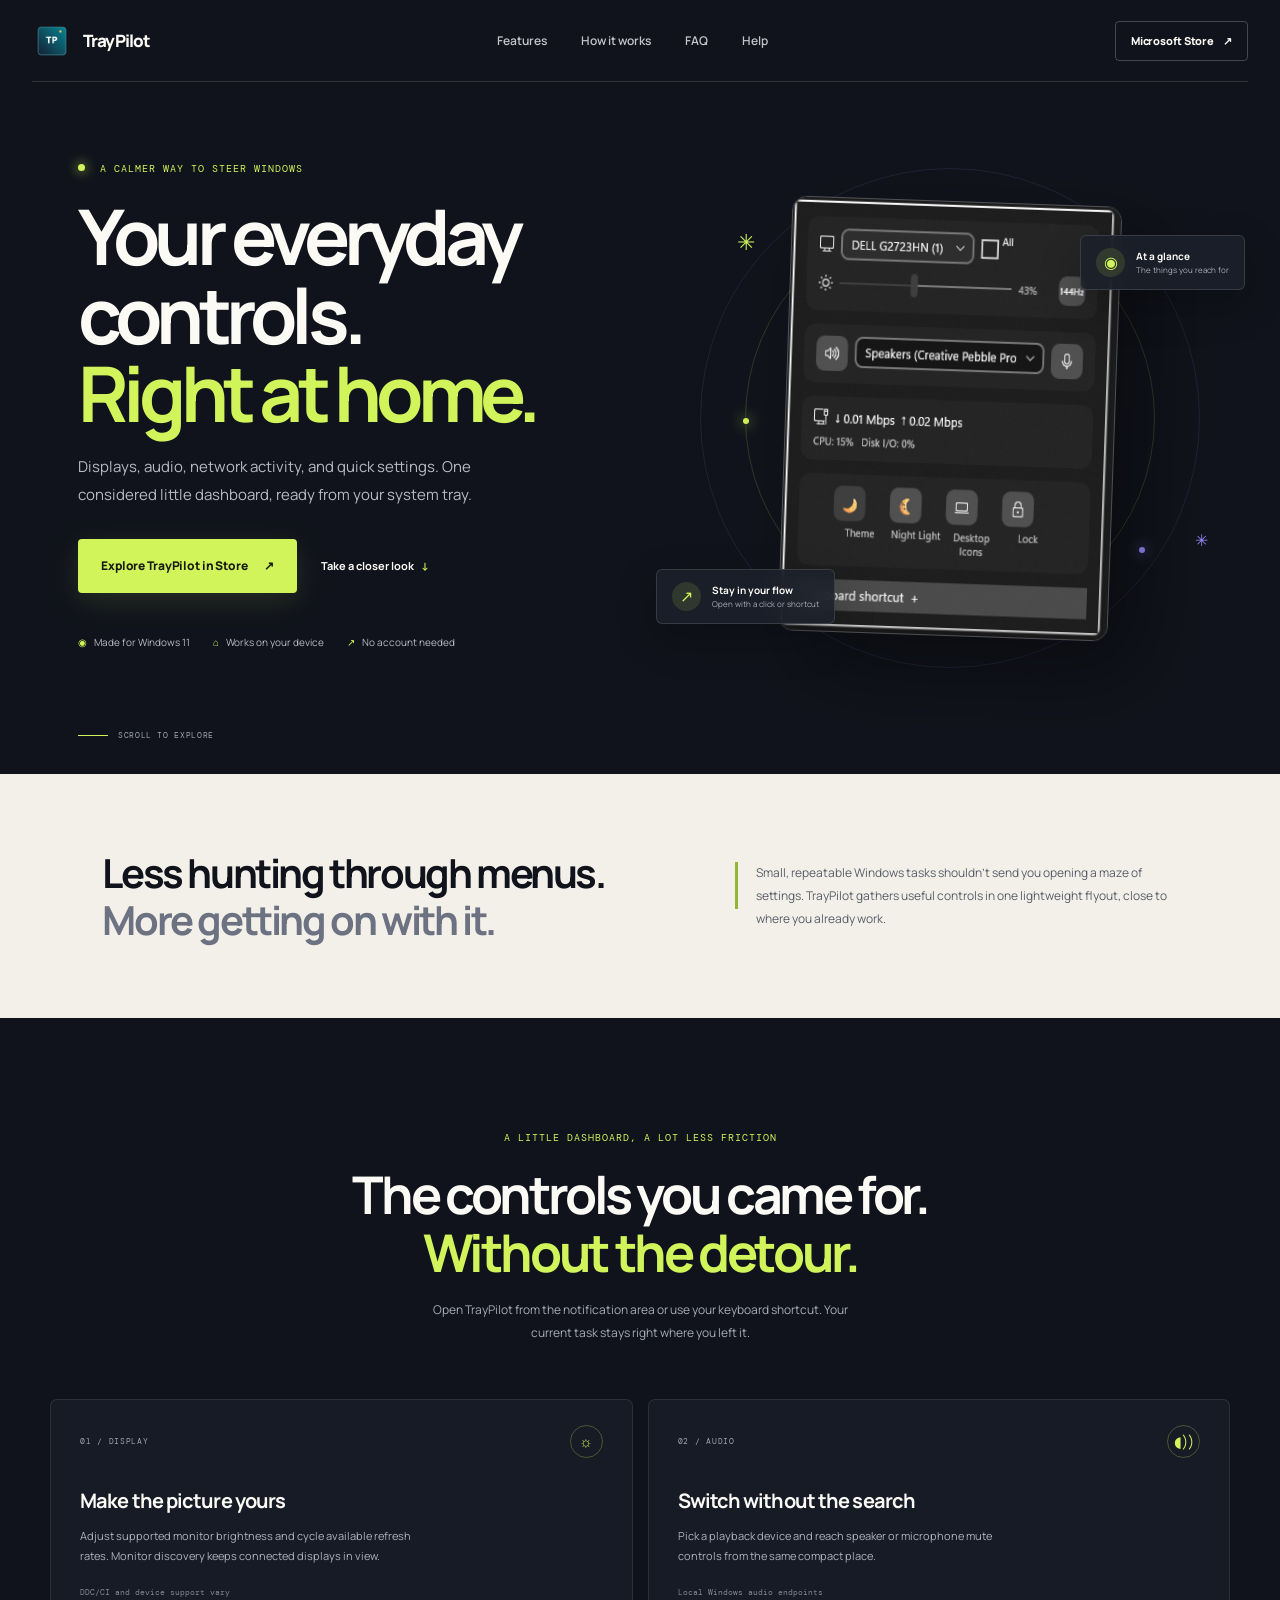
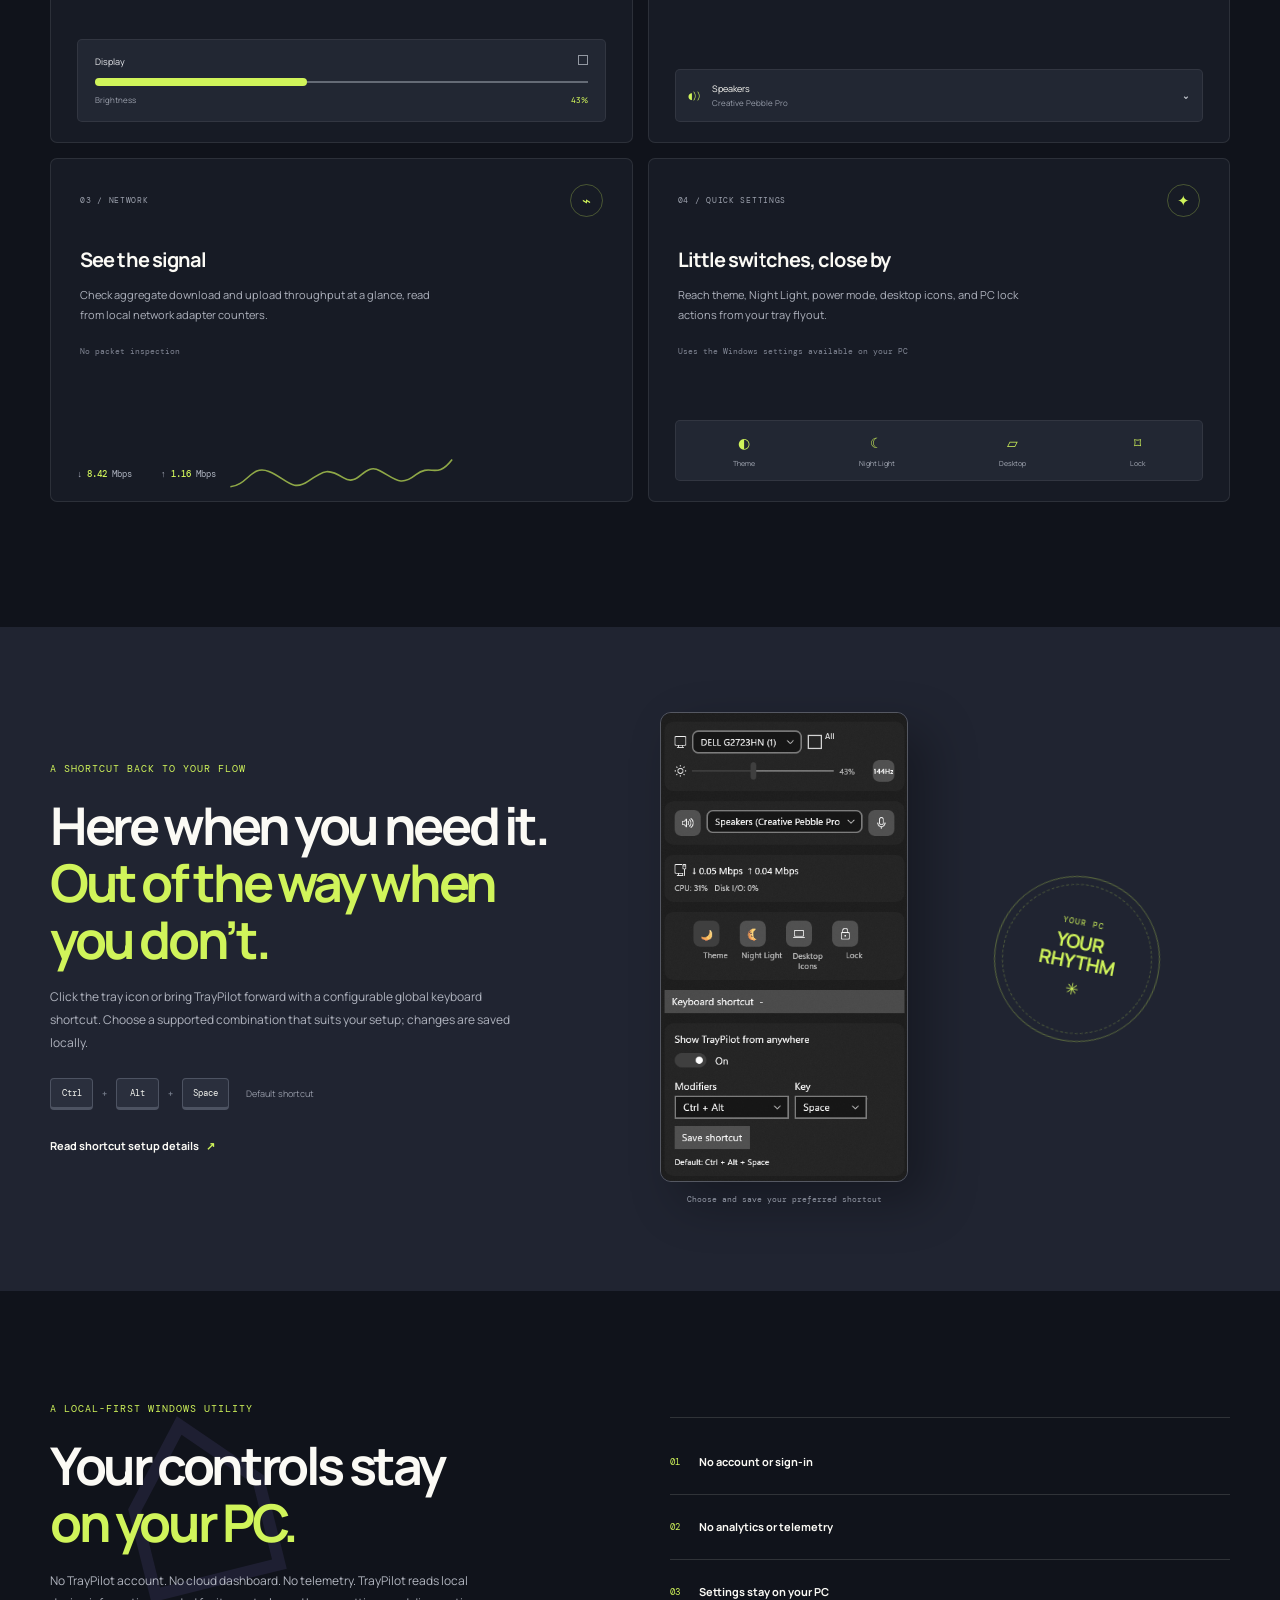
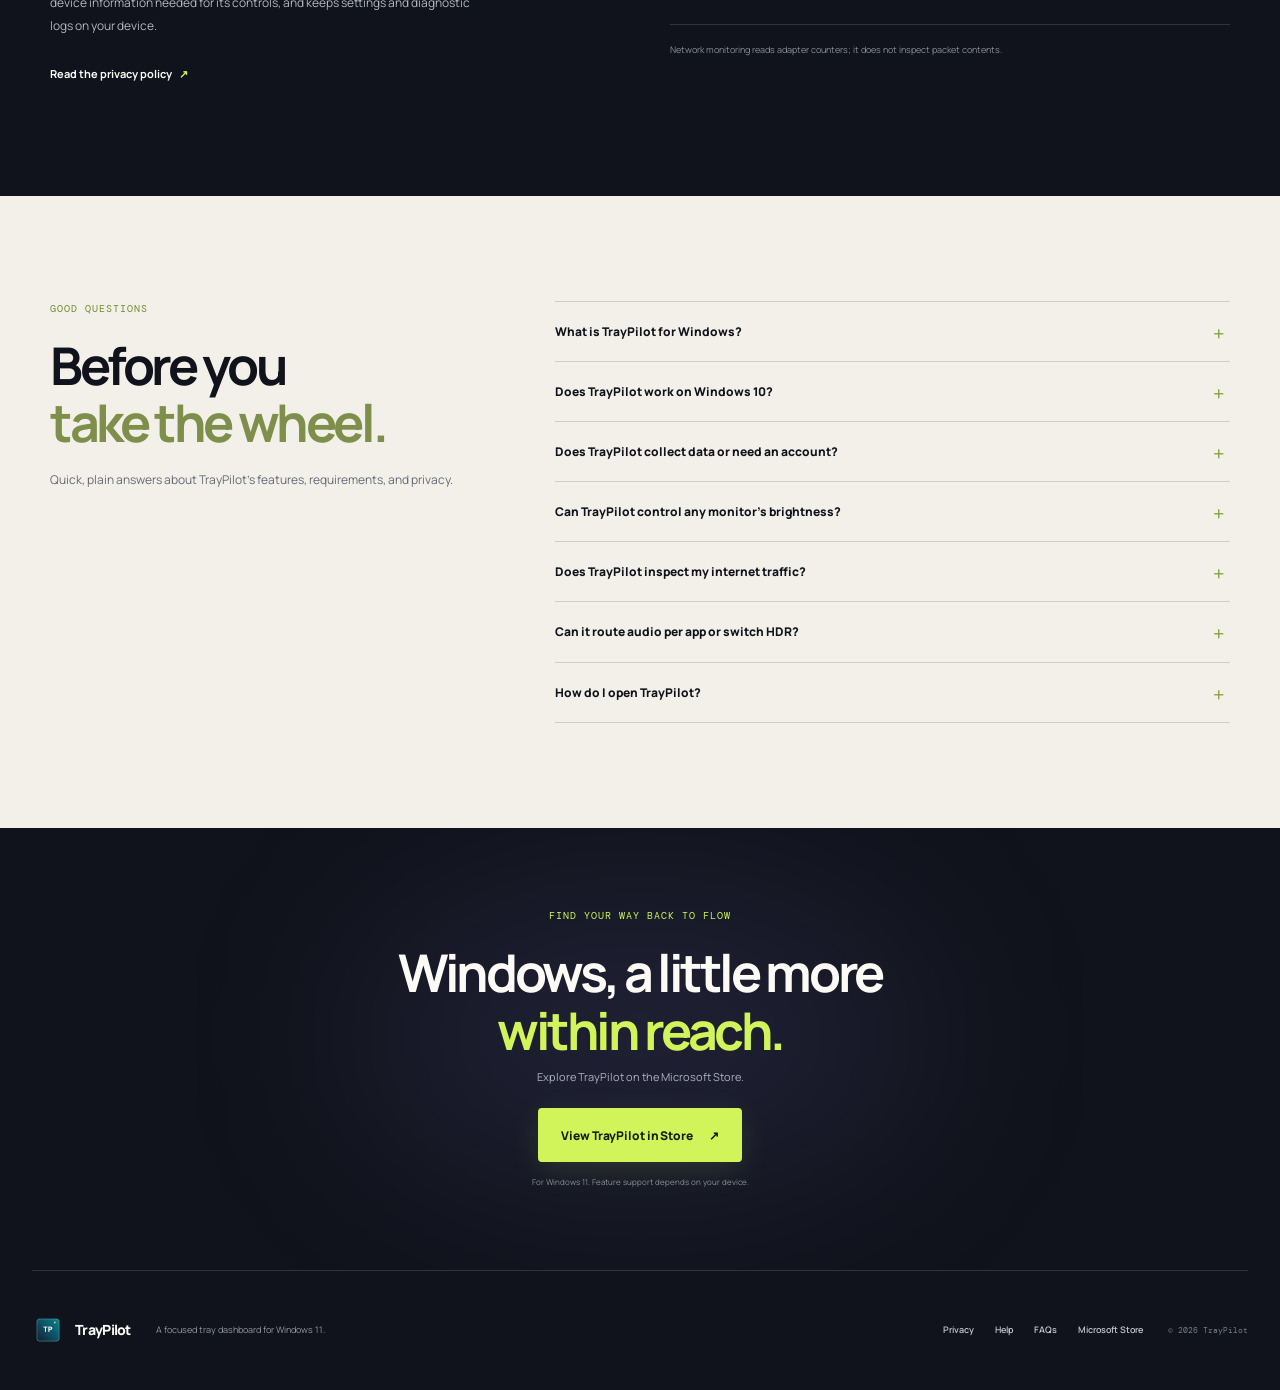
<file: index.html>
<!doctype html>
<html lang="en">
<head>
  <meta charset="utf-8">
  <meta name="viewport" content="width=device-width, initial-scale=1">
  <meta name="theme-color" content="#10131b">
  <meta name="description" content="TrayPilot is a Windows 11 system tray dashboard for monitor brightness, audio devices, live network activity, and quick settings. Local-first, no account required.">
  <meta name="robots" content="index, follow, max-image-preview:large">
  <link rel="canonical" href="https://nikatsam.github.io/WIN_APP_TrayPilot_Website/">
  <link rel="icon" href="assets/store-logo.png" type="image/png">
  <link rel="preconnect" href="https://apps.microsoft.com">
  <link rel="stylesheet" href="styles.css">
  <meta property="og:type" content="website">
  <meta property="og:site_name" content="TrayPilot">
  <meta property="og:title" content="TrayPilot | Your Windows controls, right at home">
  <meta property="og:description" content="A focused Windows 11 tray dashboard for displays, audio, network activity, and everyday system controls.">
  <meta property="og:url" content="https://nikatsam.github.io/WIN_APP_TrayPilot_Website/">
  <meta property="og:image" content="https://nikatsam.github.io/WIN_APP_TrayPilot_Website/assets/screenshot-dashboard.png">
  <meta property="og:image:alt" content="TrayPilot's compact Windows system tray dashboard showing display, audio, network and quick controls">
  <meta name="twitter:card" content="summary_large_image">
  <meta name="twitter:title" content="TrayPilot | Your Windows controls, right at home">
  <meta name="twitter:description" content="A focused Windows 11 tray dashboard for displays, audio, network activity, and everyday system controls.">
  <meta name="twitter:image" content="https://nikatsam.github.io/WIN_APP_TrayPilot_Website/assets/screenshot-dashboard.png">
  <title>TrayPilot | Windows 11 Controls in Your System Tray</title>
  <script type="application/ld+json">
  {
    "@context": "https://schema.org",
    "@type": "SoftwareApplication",
    "name": "TrayPilot",
    "applicationCategory": "UtilitiesApplication",
    "operatingSystem": "Windows 11",
    "description": "A Windows 11 system tray dashboard for supported monitor brightness, audio device switching, live network adapter activity, and quick system settings.",
    "image": "https://nikatsam.github.io/WIN_APP_TrayPilot_Website/assets/screenshot-dashboard.png",
    "downloadUrl": "https://apps.microsoft.com/detail/9N4VVRMPPK6W?hl=en-us&gl=US",
    "installUrl": "https://apps.microsoft.com/detail/9N4VVRMPPK6W?hl=en-us&gl=US",
    "softwareRequirements": "Windows 11, version 22H2 (build 22621) or later",
    "publisher": {
      "@type": "Organization",
      "name": "TrayPilot"
    }
  }
  </script>
  <script type="application/ld+json">
  {
    "@context": "https://schema.org",
    "@type": "FAQPage",
    "mainEntity": [
      {
        "@type": "Question",
        "name": "What is TrayPilot for Windows?",
        "acceptedAnswer": {"@type": "Answer", "text": "TrayPilot is a Windows 11 system tray dashboard that brings supported monitor brightness controls, audio device switching and mute controls, live network adapter throughput, and selected Windows quick settings into one compact flyout."}
      },
      {
        "@type": "Question",
        "name": "Does TrayPilot work on Windows 10?",
        "acceptedAnswer": {"@type": "Answer", "text": "No. TrayPilot targets Windows 11 version 22H2 (build 22621) or later."}
      },
      {
        "@type": "Question",
        "name": "Does TrayPilot collect data or need an account?",
        "acceptedAnswer": {"@type": "Answer", "text": "TrayPilot requires no account and has no telemetry or cloud service. Its controls read local Windows, display, audio endpoint, and network adapter information; settings and diagnostic logs stay on the device."}
      },
      {
        "@type": "Question",
        "name": "Can TrayPilot control any monitor's brightness?",
        "acceptedAnswer": {"@type": "Answer", "text": "External monitor brightness depends on DDC/CI support across the monitor, connection, adapter, and graphics driver. Some supported laptop panels can use a Windows brightness fallback. Hardware support varies."}
      },
      {
        "@type": "Question",
        "name": "Does TrayPilot inspect my internet traffic?",
        "acceptedAnswer": {"@type": "Answer", "text": "No. TrayPilot reads local network adapter byte counters to estimate aggregate download and upload throughput. It does not inspect packet contents."}
      },
      {
        "@type": "Question",
        "name": "Can it route audio per app or switch HDR?",
        "acceptedAnswer": {"@type": "Answer", "text": "Per-application audio routing and changing HDR state are not included. TrayPilot can switch audio endpoints, control speaker and microphone mute, and display HDR capability and state as read-only information."}
      }
    ]
  }
  </script>
  <script src="site.js" defer></script>
</head>
<body>
  <a class="skip-link" href="#main">Skip to content</a>
  <header class="topbar">
    <a class="brand" href="#top" aria-label="TrayPilot home">
      <img src="assets/store-logo.png" width="40" height="40" alt="">
      <span>TrayPilot</span>
    </a>
    <nav aria-label="Main navigation">
      <a href="#features">Features</a>
      <a href="#how-it-works">How it works</a>
      <a href="#faq">FAQ</a>
      <a href="help.html">Help</a>
    </nav>
    <a class="button button-small button-outline" href="https://apps.microsoft.com/detail/9N4VVRMPPK6W?hl=en-us&amp;gl=US" target="_blank" rel="noopener noreferrer">Microsoft Store <span aria-hidden="true">↗</span></a>
  </header>

  <main id="main">
    <section class="hero section-wrap" id="top" aria-labelledby="hero-title">
      <div class="hero-copy">
        <p class="eyebrow"><span class="status-dot"></span> A calmer way to steer Windows</p>
        <h1 id="hero-title">Your everyday controls.<br><span>Right at home.</span></h1>
        <p class="hero-lede">Displays, audio, network activity, and quick settings. One considered little dashboard, ready from your system tray.</p>
        <div class="hero-actions">
          <a class="button button-primary" href="https://apps.microsoft.com/detail/9N4VVRMPPK6W?hl=en-us&amp;gl=US" target="_blank" rel="noopener noreferrer">Explore TrayPilot in Store <span aria-hidden="true">↗</span></a>
          <a class="text-link" href="#features">Take a closer look <span aria-hidden="true">↓</span></a>
        </div>
        <ul class="hero-facts" aria-label="TrayPilot highlights">
          <li><span aria-hidden="true">◉</span> Made for Windows 11</li>
          <li><span aria-hidden="true">⌂</span> Works on your device</li>
          <li><span aria-hidden="true">↗</span> No account needed</li>
        </ul>
      </div>
      <div class="hero-art">
        <div class="orbit orbit-one"></div>
        <div class="orbit orbit-two"></div>
        <div class="art-note note-top"><span class="note-icon">◉</span><span><b>At a glance</b><small>The things you reach for</small></span></div>
        <figure class="hero-shot">
          <img src="assets/screenshot-dashboard.png" width="374" height="435" alt="TrayPilot flyout with monitor brightness, audio device controls, live network activity, and quick Windows settings" fetchpriority="high">
          <figcaption class="sr-only">TrayPilot's compact system-tray dashboard</figcaption>
        </figure>
        <div class="art-note note-bottom"><span class="pulse-icon" aria-hidden="true">↗</span><span><b>Stay in your flow</b><small>Open with a click or shortcut</small></span></div>
        <span class="spark spark-a" aria-hidden="true">✳</span><span class="spark spark-b" aria-hidden="true">✳</span>
      </div>
      <a class="scroll-cue" href="#features"><span></span> Scroll to explore</a>
    </section>

    <section class="intro-band" aria-label="The TrayPilot idea">
      <p>Less hunting through menus.<br><span>More getting on with it.</span></p>
      <div class="intro-detail"><span class="line-mark" aria-hidden="true"></span><p>Small, repeatable Windows tasks shouldn’t send you opening a maze of settings. TrayPilot gathers useful controls in one lightweight flyout, close to where you already work.</p></div>
    </section>

    <section class="features section-wrap" id="features" aria-labelledby="features-title">
      <div class="section-heading">
        <p class="eyebrow">A little dashboard, a lot less friction</p>
        <h2 id="features-title">The controls you came for.<br><span>Without the detour.</span></h2>
        <p>Open TrayPilot from the notification area or use your keyboard shortcut. Your current task stays right where you left it.</p>
      </div>
      <div class="feature-grid">
        <article class="feature-card feature-display">
          <div class="feature-top"><span class="feature-number">01 / DISPLAY</span><span class="feature-icon" aria-hidden="true">☼</span></div>
          <h3>Make the picture yours</h3>
          <p>Adjust supported monitor brightness and cycle available refresh rates. Monitor discovery keeps connected displays in view.</p>
          <span class="card-footnote">DDC/CI and device support vary</span>
          <div class="mini-display" aria-hidden="true"><span>Display</span><i></i><div class="slider"><b></b></div><small>Brightness <strong>43%</strong></small></div>
        </article>
        <article class="feature-card feature-audio">
          <div class="feature-top"><span class="feature-number">02 / AUDIO</span><span class="feature-icon" aria-hidden="true">◖))</span></div>
          <h3>Switch without the search</h3>
          <p>Pick a playback device and reach speaker or microphone mute controls from the same compact place.</p>
          <span class="card-footnote">Local Windows audio endpoints</span>
          <div class="mini-audio" aria-hidden="true"><span class="audio-symbol">◖))</span><span>Speakers <small>Creative Pebble Pro</small></span><b>⌄</b></div>
        </article>
        <article class="feature-card feature-network">
          <div class="feature-top"><span class="feature-number">03 / NETWORK</span><span class="feature-icon" aria-hidden="true">⌁</span></div>
          <h3>See the signal</h3>
          <p>Check aggregate download and upload throughput at a glance, read from local network adapter counters.</p>
          <span class="card-footnote">No packet inspection</span>
          <div class="mini-network" aria-hidden="true"><span>↓ <b>8.42</b> Mbps</span><span>↑ <b>1.16</b> Mbps</span><svg viewBox="0 0 280 56" role="presentation"><path d="M2 42 C24 40 28 14 50 23 S79 49 99 35 124 19 143 31 168 11 188 22 214 42 233 27 258 34 278 8"/></svg></div>
        </article>
        <article class="feature-card feature-quick">
          <div class="feature-top"><span class="feature-number">04 / QUICK SETTINGS</span><span class="feature-icon" aria-hidden="true">✦</span></div>
          <h3>Little switches, close by</h3>
          <p>Reach theme, Night Light, power mode, desktop icons, and PC lock actions from your tray flyout.</p>
          <span class="card-footnote">Uses the Windows settings available on your PC</span>
          <div class="mini-quick" aria-hidden="true"><span>◐<small>Theme</small></span><span>☾<small>Night Light</small></span><span>▱<small>Desktop</small></span><span>⌑<small>Lock</small></span></div>
        </article>
      </div>
    </section>

    <section class="shortcut-section" id="how-it-works" aria-labelledby="shortcut-title">
      <div class="shortcut-inner section-wrap">
        <div class="shortcut-copy">
          <p class="eyebrow">A shortcut back to your flow</p>
          <h2 id="shortcut-title">Here when you need it.<br><span>Out of the way when you don’t.</span></h2>
          <p>Click the tray icon or bring TrayPilot forward with a configurable global keyboard shortcut. Choose a supported combination that suits your setup; changes are saved locally.</p>
          <div class="key-combo" aria-label="Default keyboard shortcut: Control plus Alt plus Space"><kbd>Ctrl</kbd><b>+</b><kbd>Alt</kbd><b>+</b><kbd>Space</kbd><span>Default shortcut</span></div>
          <a class="text-link" href="help.html#keyboard-shortcut">Read shortcut setup details <span aria-hidden="true">↗</span></a>
        </div>
        <figure class="shortcut-shot">
          <img src="assets/screenshot-shortcut.png" width="350" height="652" alt="TrayPilot keyboard shortcut editor expanded below the dashboard, with modifier and key selectors and a Save shortcut button" loading="lazy">
          <figcaption>Choose and save your preferred shortcut</figcaption>
        </figure>
        <div class="shortcut-stamp" aria-hidden="true"><span>YOUR PC</span><b>YOUR<br>RHYTHM</b><i>✳</i></div>
      </div>
    </section>

    <section class="privacy-section section-wrap" aria-labelledby="privacy-title">
      <div class="privacy-orbit" aria-hidden="true">⌂</div>
      <div class="privacy-content">
        <p class="eyebrow">A local-first Windows utility</p>
        <h2 id="privacy-title">Your controls stay<br><span>on your PC.</span></h2>
        <p>No TrayPilot account. No cloud dashboard. No telemetry. TrayPilot reads local device information needed for its controls, and keeps settings and diagnostic logs on your device.</p>
        <a class="text-link" href="https://nikatsam.github.io/app-privacy-policies/traypilot.html" target="_blank" rel="noopener noreferrer">Read the privacy policy <span aria-hidden="true">↗</span></a>
      </div>
      <div class="privacy-points">
        <div><span aria-hidden="true">01</span><b>No account or sign-in</b></div>
        <div><span aria-hidden="true">02</span><b>No analytics or telemetry</b></div>
        <div><span aria-hidden="true">03</span><b>Settings stay on your PC</b></div>
        <small>Network monitoring reads adapter counters; it does not inspect packet contents.</small>
      </div>
    </section>

    <section class="faq-section" id="faq" aria-labelledby="faq-title">
      <div class="faq-inner section-wrap">
        <div class="faq-heading"><p class="eyebrow">Good questions</p><h2 id="faq-title">Before you<br><span>take the wheel.</span></h2><p>Quick, plain answers about TrayPilot's features, requirements, and privacy.</p></div>
        <div class="faq-list">
          <details><summary>What is TrayPilot for Windows?</summary><p>TrayPilot is a Windows 11 system tray dashboard that brings supported monitor brightness controls, audio device switching and mute controls, live network adapter throughput, and selected Windows quick settings into one compact flyout.</p></details>
          <details><summary>Does TrayPilot work on Windows 10?</summary><p>No. TrayPilot targets Windows 11 version 22H2 (build 22621) or later.</p></details>
          <details><summary>Does TrayPilot collect data or need an account?</summary><p>No account is required, and TrayPilot has no telemetry or cloud service. It reads local system information for its controls; settings and diagnostic logs stay on your device. See the <a href="https://nikatsam.github.io/app-privacy-policies/traypilot.html">full privacy policy</a>.</p></details>
          <details><summary>Can TrayPilot control any monitor's brightness?</summary><p>External monitor brightness depends on DDC/CI support across the monitor, connection, adapter, and graphics driver. Some supported laptop panels can use a Windows brightness fallback. Hardware support varies.</p></details>
          <details><summary>Does TrayPilot inspect my internet traffic?</summary><p>No. It reads local network adapter byte counters to estimate aggregate download and upload throughput. It does not inspect packet contents.</p></details>
          <details><summary>Can it route audio per app or switch HDR?</summary><p>Per-application audio routing and changing HDR state are not included. TrayPilot can switch audio endpoints, control speaker and microphone mute, and show HDR capability and state as read-only information.</p></details>
          <details><summary>How do I open TrayPilot?</summary><p>Launch TrayPilot and open its flyout from the system tray icon, or press its global keyboard shortcut. The default shortcut is Ctrl + Alt + Space; supported combinations can be changed in the flyout.</p></details>
        </div>
      </div>
    </section>

    <section class="final-cta section-wrap" aria-labelledby="cta-title">
      <div class="cta-glow" aria-hidden="true"></div>
      <p class="eyebrow">Find your way back to flow</p>
      <h2 id="cta-title">Windows, a little more<br><span>within reach.</span></h2>
      <p>Explore TrayPilot on the Microsoft Store.</p>
      <a class="button button-primary" href="https://apps.microsoft.com/detail/9N4VVRMPPK6W?hl=en-us&amp;gl=US" target="_blank" rel="noopener noreferrer">View TrayPilot in Store <span aria-hidden="true">↗</span></a>
      <small>For Windows 11. Feature support depends on your device.</small>
    </section>
  </main>

  <footer class="footer">
    <a class="brand footer-brand" href="#top"><img src="assets/store-logo.png" width="32" height="32" alt=""><span>TrayPilot</span></a>
    <p>A focused tray dashboard for Windows 11.</p>
    <nav aria-label="Footer navigation">
      <a href="https://nikatsam.github.io/app-privacy-policies/traypilot.html" target="_blank" rel="noopener noreferrer">Privacy</a>
      <a href="help.html">Help</a>
      <a href="#faq">FAQs</a>
      <a href="https://apps.microsoft.com/detail/9N4VVRMPPK6W?hl=en-us&amp;gl=US" target="_blank" rel="noopener noreferrer">Microsoft Store</a>
    </nav>
    <small>© <span id="year">2026</span> TrayPilot</small>
  </footer>
</body>
</html>
</file>
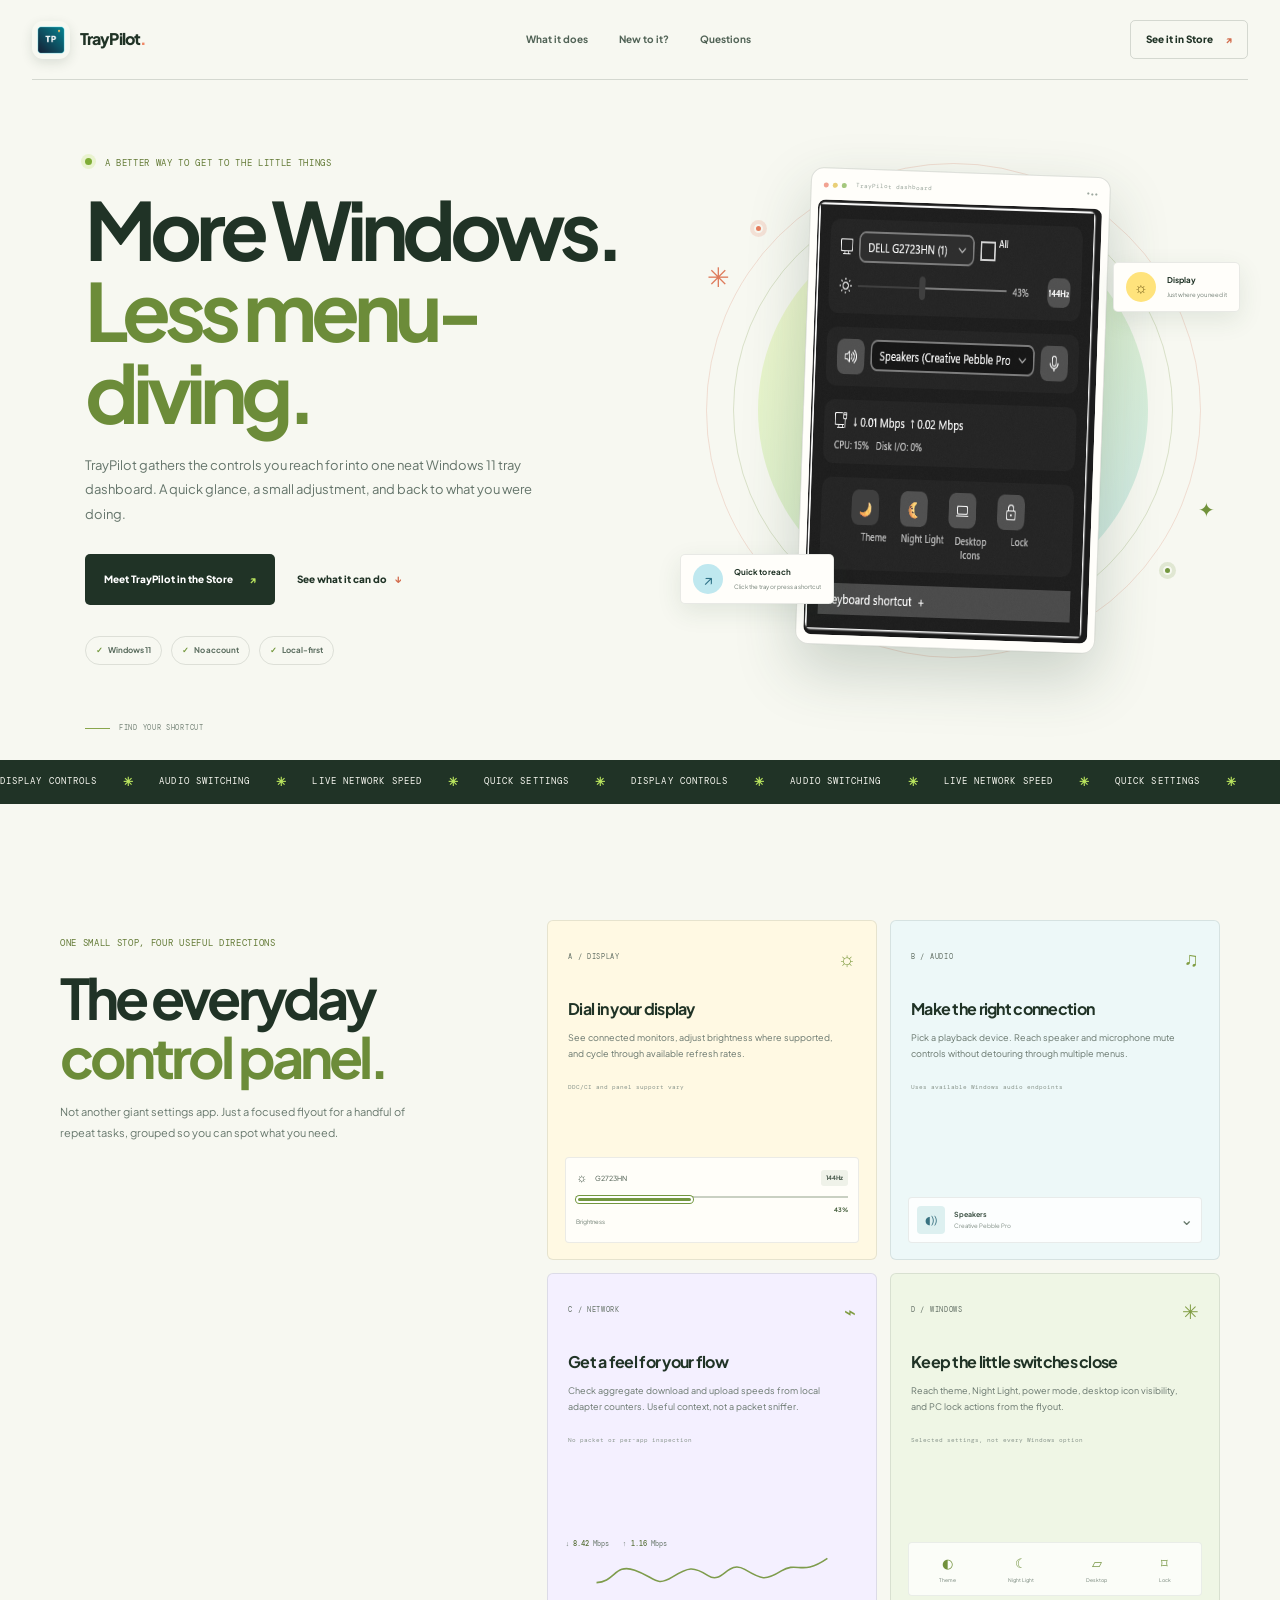
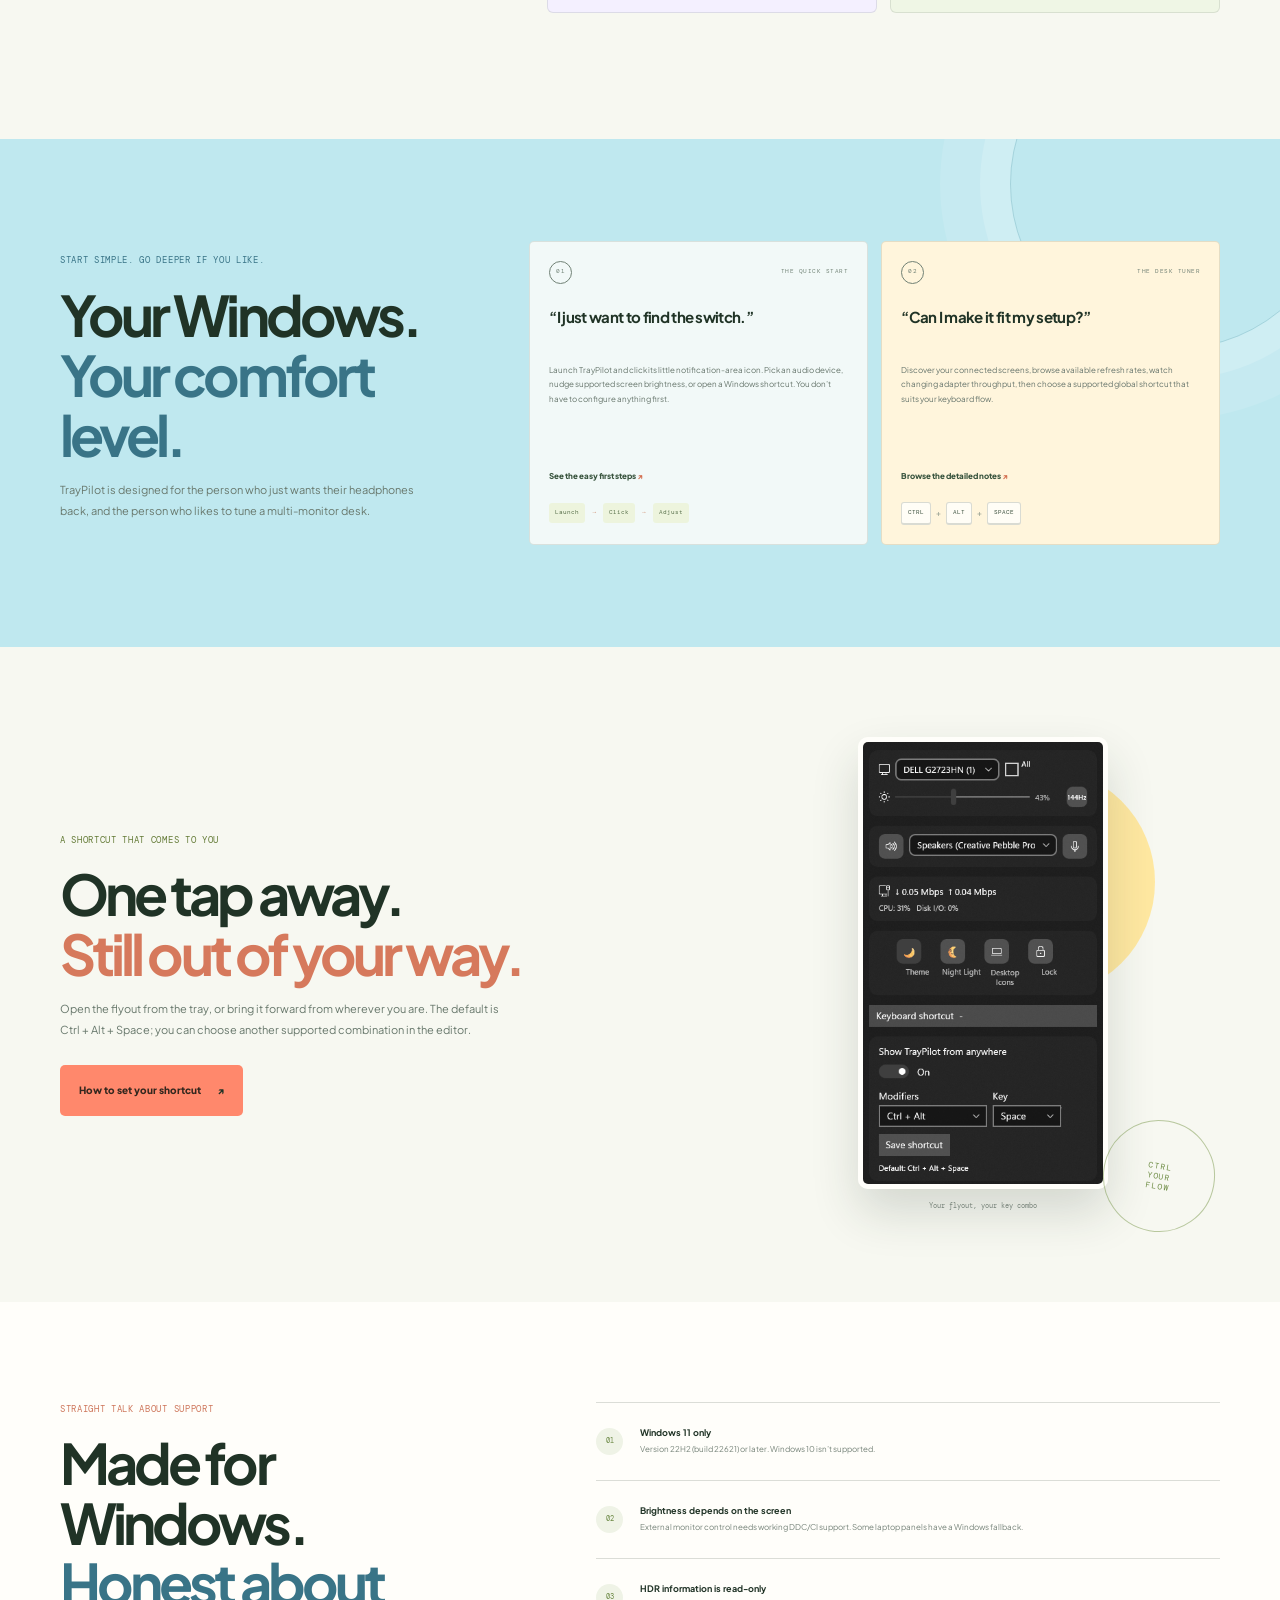
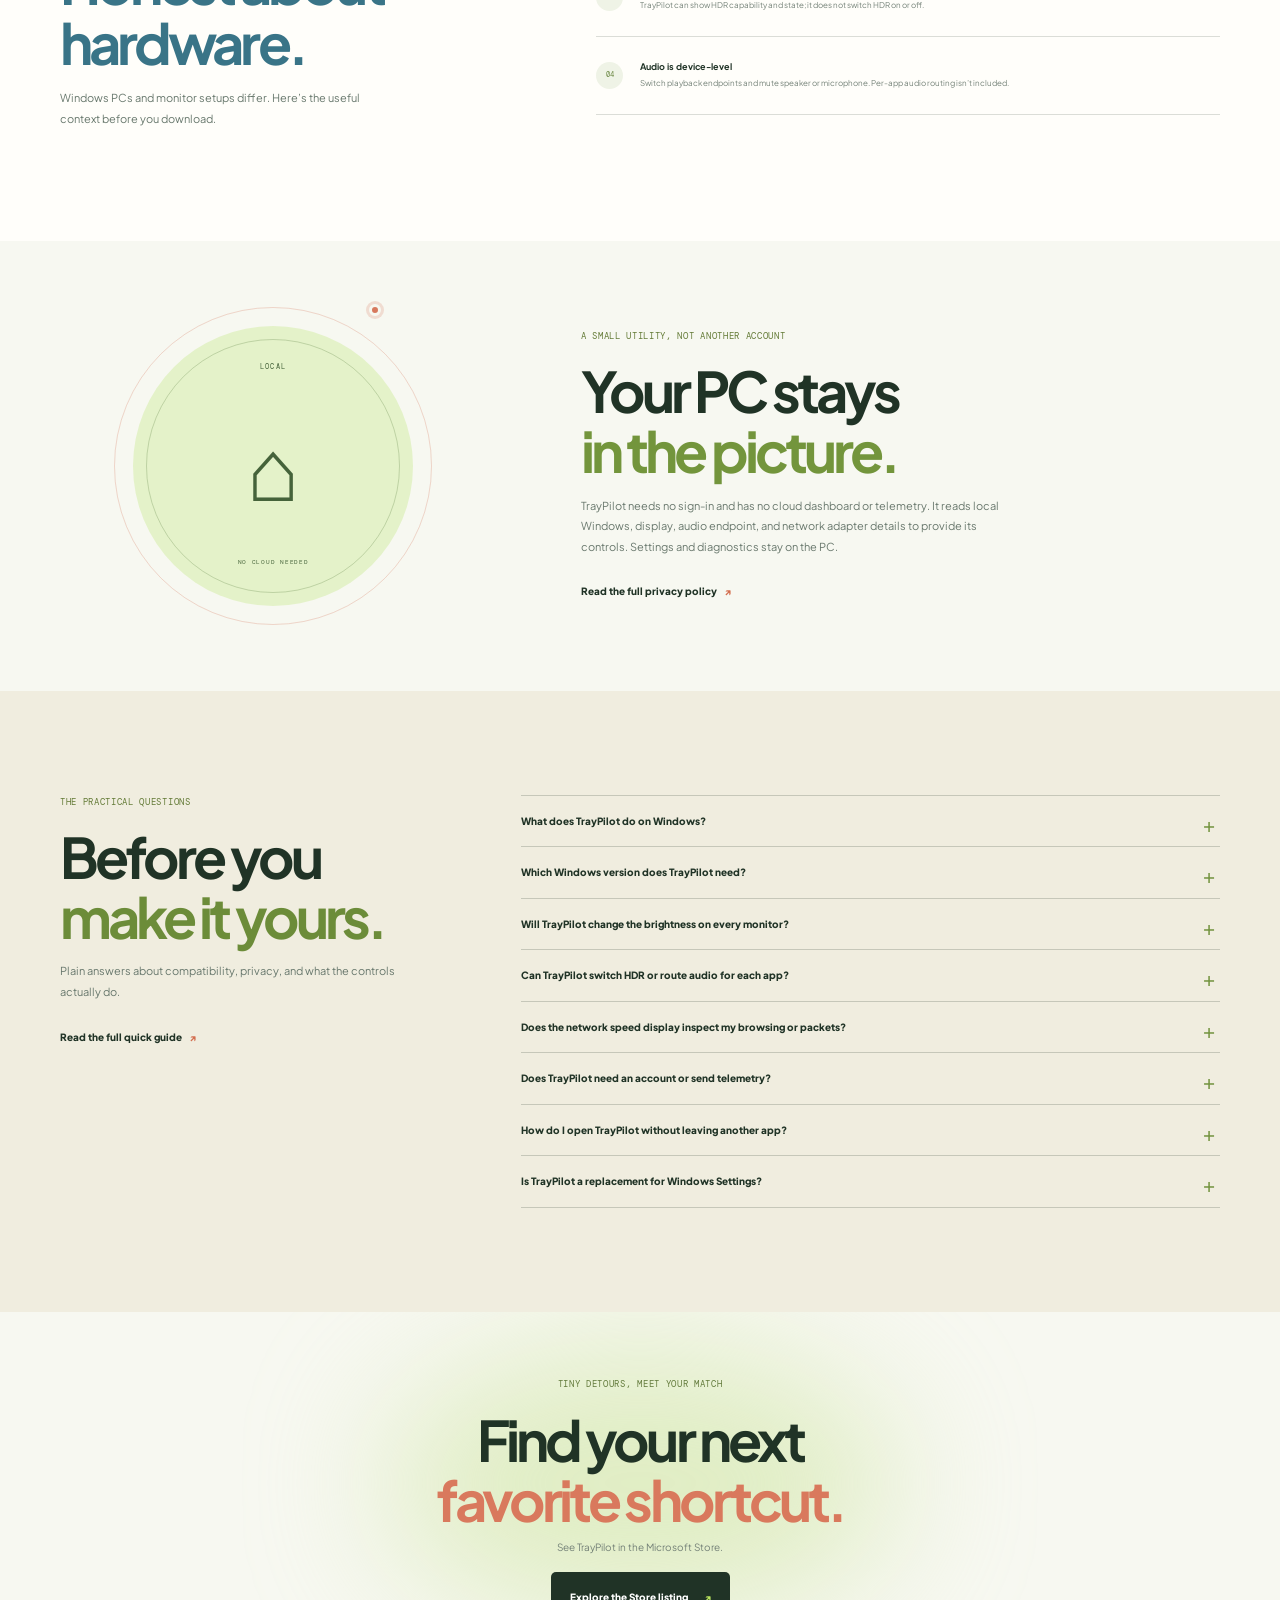
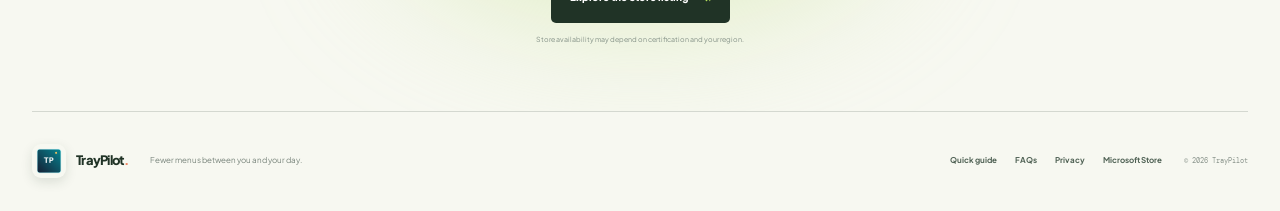
<file: cloudflare-site/index.html>
<!doctype html>
<html lang="en">
<head>
  <meta charset="utf-8">
  <meta name="viewport" content="width=device-width, initial-scale=1">
  <meta name="theme-color" content="#f7f8f1">
  <meta name="description" content="Meet TrayPilot: a tidy Windows 11 tray app for supported monitor brightness, audio devices, live network speed, and handy system settings. No account or cloud service.">
  <meta name="robots" content="index, follow, max-image-preview:large">
  <link rel="canonical" href="https://traypilot-light-site.pages.dev/">
  <link rel="icon" href="assets/store-logo.png" type="image/png">
  <link rel="preconnect" href="https://fonts.googleapis.com">
  <link rel="preconnect" href="https://fonts.gstatic.com" crossorigin>
  <link rel="stylesheet" href="styles.css">
  <meta property="og:type" content="website">
  <meta property="og:site_name" content="TrayPilot">
  <meta property="og:title" content="TrayPilot | More Windows, less menu-diving">
  <meta property="og:description" content="A bright, straightforward Windows 11 tray dashboard for display, audio, network, and everyday controls.">
  <meta property="og:url" content="https://traypilot-light-site.pages.dev/">
  <meta property="og:image" content="https://traypilot-light-site.pages.dev/assets/screenshot-dashboard.png">
  <meta property="og:image:alt" content="TrayPilot Windows dashboard showing monitor, audio, network, and quick-setting controls">
  <meta name="twitter:card" content="summary_large_image">
  <meta name="twitter:title" content="TrayPilot | More Windows, less menu-diving">
  <meta name="twitter:description" content="Your useful Windows 11 controls, gathered in a small tray dashboard.">
  <meta name="twitter:image" content="https://traypilot-light-site.pages.dev/assets/screenshot-dashboard.png">
  <title>TrayPilot | More Windows, Less Menu-Diving</title>
  <script type="application/ld+json">
  {
    "@context": "https://schema.org",
    "@type": "SoftwareApplication",
    "name": "TrayPilot",
    "applicationCategory": "UtilitiesApplication",
    "operatingSystem": "Windows 11",
    "description": "A Windows 11 system-tray dashboard for supported monitor brightness, playback devices, live network adapter throughput, and selected Windows settings.",
    "image": "https://traypilot-light-site.pages.dev/assets/screenshot-dashboard.png",
    "downloadUrl": "https://apps.microsoft.com/detail/9N4VVRMPPK6W?hl=en-us&gl=US",
    "installUrl": "https://apps.microsoft.com/detail/9N4VVRMPPK6W?hl=en-us&gl=US",
    "softwareRequirements": "Windows 11, version 22H2 (build 22621) or later",
    "publisher": {"@type": "Organization", "name": "TrayPilot"}
  }
  </script>
  <script type="application/ld+json">
  {
    "@context": "https://schema.org",
    "@type": "FAQPage",
    "mainEntity": [
      {"@type":"Question","name":"What does TrayPilot do on Windows?","acceptedAnswer":{"@type":"Answer","text":"TrayPilot puts selected Windows controls in one system-tray flyout: supported monitor brightness and refresh-rate controls, playback device selection, speaker and microphone mute, live network adapter speed, and selected system settings."}},
      {"@type":"Question","name":"Which Windows version does TrayPilot need?","acceptedAnswer":{"@type":"Answer","text":"TrayPilot requires Windows 11 version 22H2 (build 22621) or later. Windows 10 is not supported."}},
      {"@type":"Question","name":"Will TrayPilot change the brightness on every monitor?","acceptedAnswer":{"@type":"Answer","text":"Not necessarily. External monitor brightness needs DDC/CI support through the display, cable or adapter, and graphics driver. Some laptop panels support a Windows brightness fallback. Hardware support varies."}},
      {"@type":"Question","name":"Can TrayPilot switch HDR or route audio for each app?","acceptedAnswer":{"@type":"Answer","text":"No. HDR capability and state are read-only, and per-application audio routing is not included. TrayPilot can switch playback endpoints and control speaker and microphone mute."}},
      {"@type":"Question","name":"Does the network speed display inspect my browsing or packets?","acceptedAnswer":{"@type":"Answer","text":"No. TrayPilot reads local network adapter byte counters to estimate aggregate download and upload throughput. It does not inspect packet contents or show per-app traffic."}},
      {"@type":"Question","name":"Does TrayPilot need an account or send telemetry?","acceptedAnswer":{"@type":"Answer","text":"No account or cloud service is required, and TrayPilot does not collect analytics or telemetry. Settings and diagnostic logs are stored locally on the PC."}},
      {"@type":"Question","name":"How do I open TrayPilot without leaving another app?","acceptedAnswer":{"@type":"Answer","text":"Click the notification-area tray icon or press the global keyboard shortcut. The default is Ctrl + Alt + Space, and supported key combinations can be configured in the flyout."}},
      {"@type":"Question","name":"Is TrayPilot a replacement for Windows Settings?","acceptedAnswer":{"@type":"Answer","text":"No. TrayPilot is a compact shortcut to selected everyday controls. It complements Windows Settings and does not expose every Windows option."}}
    ]
  }
  </script>
  <script src="site.js" defer></script>
</head>
<body>
  <a class="skip-link" href="#main">Skip to the good stuff</a>
  <header class="site-header">
    <a class="brand" href="#top" aria-label="TrayPilot home">
      <img src="assets/store-logo.png" alt="" width="38" height="38">
      <span>TrayPilot<span class="brand-period">.</span></span>
    </a>
    <nav aria-label="Main navigation">
      <a href="#toolkit">What it does</a>
      <a href="#choose-your-depth">New to it?</a>
      <a href="#questions">Questions</a>
    </nav>
    <a class="header-cta" href="https://apps.microsoft.com/detail/9N4VVRMPPK6W?hl=en-us&amp;gl=US" target="_blank" rel="noopener noreferrer">See it in Store <span aria-hidden="true">↗</span></a>
  </header>

  <main id="main">
    <section class="hero wrap" id="top" aria-labelledby="hero-title">
      <div class="hero-copy" data-enter>
        <p class="kicker"><span class="kicker-dot"></span> A better way to get to the little things</p>
        <h1 id="hero-title">More Windows.<br><span>Less menu-</span><span class="hero-title-tail">diving.</span></h1>
        <p class="hero-lede">TrayPilot gathers the controls you reach for into one neat Windows 11 tray dashboard. A quick glance, a small adjustment, and back to what you were doing.</p>
        <div class="hero-buttons">
          <a class="pill-button button-ink" href="https://apps.microsoft.com/detail/9N4VVRMPPK6W?hl=en-us&amp;gl=US" target="_blank" rel="noopener noreferrer">Meet TrayPilot in the Store <span aria-hidden="true">↗</span></a>
          <a class="quiet-link" href="#toolkit">See what it can do <span aria-hidden="true">↓</span></a>
        </div>
        <div class="hero-chips" aria-label="Product characteristics">
          <span><i aria-hidden="true">✓</i> Windows 11</span>
          <span><i aria-hidden="true">✓</i> No account</span>
          <span><i aria-hidden="true">✓</i> Local-first</span>
        </div>
      </div>
      <div class="hero-visual" aria-label="TrayPilot dashboard preview">
        <div class="sun-disc" aria-hidden="true"></div>
        <div class="orbit orbit-a" aria-hidden="true"></div>
        <div class="orbit orbit-b" aria-hidden="true"></div>
        <div class="orbit-dot dot-a" aria-hidden="true"></div>
        <div class="orbit-dot dot-b" aria-hidden="true"></div>
        <div class="float-tag tag-display"><span aria-hidden="true">☼</span><b>Display</b><small>Just where you need it</small></div>
        <figure class="screen-card">
          <div class="screen-bar"><i></i><i></i><i></i><span>TrayPilot dashboard</span><b>•••</b></div>
          <img src="assets/screenshot-dashboard.png" width="374" height="435" alt="TrayPilot dashboard with a supported monitor brightness slider, audio device picker, network speeds, and Windows shortcuts" fetchpriority="high">
        </figure>
        <div class="float-tag tag-speed"><span aria-hidden="true">↗</span><b>Quick to reach</b><small>Click the tray or press a shortcut</small></div>
        <div class="sticker sticker-sun" aria-hidden="true">✳</div>
        <div class="sticker sticker-spark" aria-hidden="true">✦</div>
      </div>
      <a class="down-cue" href="#toolkit" aria-label="Scroll to explore"><span></span> Find your shortcut</a>
    </section>

    <section class="ticker" aria-label="TrayPilot product overview">
      <div class="ticker-track" aria-hidden="true"><span>DISPLAY CONTROLS</span><b>✳</b><span>AUDIO SWITCHING</span><b>✳</b><span>LIVE NETWORK SPEED</span><b>✳</b><span>QUICK SETTINGS</span><b>✳</b><span>DISPLAY CONTROLS</span><b>✳</b><span>AUDIO SWITCHING</span><b>✳</b><span>LIVE NETWORK SPEED</span><b>✳</b><span>QUICK SETTINGS</span><b>✳</b></div>
    </section>

    <section class="toolkit wrap" id="toolkit" aria-labelledby="toolkit-title">
      <div class="section-intro" data-enter>
        <p class="kicker">One small stop, four useful directions</p>
        <h2 id="toolkit-title">The everyday<br><span>control panel.</span></h2>
        <p>Not another giant settings app. Just a focused flyout for a handful of repeat tasks, grouped so you can spot what you need.</p>
      </div>
      <div class="toolkit-grid">
        <article class="tool-card card-yellow" data-enter>
          <div class="card-heading"><span class="card-index">A / DISPLAY</span><span class="card-doodle" aria-hidden="true">☼</span></div>
          <h3>Dial in your display</h3>
          <p>See connected monitors, adjust brightness where supported, and cycle through available refresh rates.</p>
          <span class="caveat">DDC/CI and panel support vary</span>
          <div class="brightness-demo" aria-hidden="true"><div><i>☼</i><span>G2723HN</span><b>144Hz</b></div><div class="fake-slider"><i></i></div><small>Brightness <strong>43%</strong></small></div>
        </article>
        <article class="tool-card card-blue" data-enter>
          <div class="card-heading"><span class="card-index">B / AUDIO</span><span class="card-doodle" aria-hidden="true">♫</span></div>
          <h3>Make the right connection</h3>
          <p>Pick a playback device. Reach speaker and microphone mute controls without detouring through multiple menus.</p>
          <span class="caveat">Uses available Windows audio endpoints</span>
          <div class="device-demo" aria-hidden="true"><span>◖))</span><div><b>Speakers</b><small>Creative Pebble Pro</small></div><i>⌄</i></div>
        </article>
        <article class="tool-card card-lilac" data-enter>
          <div class="card-heading"><span class="card-index">C / NETWORK</span><span class="card-doodle" aria-hidden="true">⌁</span></div>
          <h3>Get a feel for your flow</h3>
          <p>Check aggregate download and upload speeds from local adapter counters. Useful context, not a packet sniffer.</p>
          <span class="caveat">No packet or per-app inspection</span>
          <div class="speed-demo" aria-hidden="true"><div><span>↓ <b>8.42</b> Mbps</span><span>↑ <b>1.16</b> Mbps</span></div><svg viewBox="0 0 300 50" role="presentation"><path d="M2 38 C26 37 25 13 51 22 S78 44 99 31 126 17 145 29 170 8 192 21 218 36 239 23 265 30 298 7"/></svg></div>
        </article>
        <article class="tool-card card-green" data-enter>
          <div class="card-heading"><span class="card-index">D / WINDOWS</span><span class="card-doodle" aria-hidden="true">✳</span></div>
          <h3>Keep the little switches close</h3>
          <p>Reach theme, Night Light, power mode, desktop icon visibility, and PC lock actions from the flyout.</p>
          <span class="caveat">Selected settings, not every Windows option</span>
          <div class="switch-demo" aria-hidden="true"><span>◐<small>Theme</small></span><span>☾<small>Night Light</small></span><span>▱<small>Desktop</small></span><span>⌑<small>Lock</small></span></div>
        </article>
      </div>
    </section>

    <section class="audience-section" id="choose-your-depth" aria-labelledby="audience-title">
      <div class="wrap audience-inner">
        <div class="audience-heading" data-enter>
          <p class="kicker">Start simple. Go deeper if you like.</p>
          <h2 id="audience-title">Your Windows.<br><span>Your comfort level.</span></h2>
          <p>TrayPilot is designed for the person who just wants their headphones back, and the person who likes to tune a multi-monitor desk.</p>
        </div>
        <div class="audience-cards">
          <article class="audience-card beginner-card" data-enter>
            <div class="audience-label"><span>01</span><span>THE QUICK START</span></div>
            <h3>“I just want to find the switch.”</h3>
            <p>Launch TrayPilot and click its little notification-area icon. Pick an audio device, nudge supported screen brightness, or open a Windows shortcut. You don’t have to configure anything first.</p>
            <a href="guide.html#first-steps">See the easy first steps <span aria-hidden="true">↗</span></a>
            <div class="step-row" aria-label="Three steps"><span>Launch</span><i>→</i><span>Click</span><i>→</i><span>Adjust</span></div>
          </article>
          <article class="audience-card power-card" data-enter>
            <div class="audience-label"><span>02</span><span>THE DESK TUNER</span></div>
            <h3>“Can I make it fit my setup?”</h3>
            <p>Discover your connected screens, browse available refresh rates, watch changing adapter throughput, then choose a supported global shortcut that suits your keyboard flow.</p>
            <a href="guide.html#power-user-notes">Browse the detailed notes <span aria-hidden="true">↗</span></a>
            <div class="shortcut-keys" aria-label="Default keyboard shortcut"><kbd>CTRL</kbd><i>+</i><kbd>ALT</kbd><i>+</i><kbd>SPACE</kbd></div>
          </article>
        </div>
      </div>
    </section>

    <section class="shortcut-band wrap" aria-labelledby="shortcut-title">
      <div class="shortcut-copy" data-enter>
        <p class="kicker">A shortcut that comes to you</p>
        <h2 id="shortcut-title">One tap away.<br><span>Still out of your way.</span></h2>
        <p>Open the flyout from the tray, or bring it forward from wherever you are. The default is Ctrl + Alt + Space; you can choose another supported combination in the editor.</p>
        <a class="pill-button button-coral" href="guide.html#keyboard-shortcut">How to set your shortcut <span aria-hidden="true">↗</span></a>
      </div>
      <figure class="shortcut-image" data-enter>
        <div class="image-sun" aria-hidden="true"></div>
        <img src="assets/screenshot-shortcut.png" width="350" height="652" alt="TrayPilot shortcut editor expanded beneath the dashboard, showing modifier and key selectors and a Save shortcut button" loading="lazy">
        <figcaption>Your flyout, your key combo</figcaption>
      </figure>
      <div class="scribble" aria-hidden="true">CTRL<br>YOUR<br>FLOW</div>
    </section>

    <section class="boundary-section" aria-labelledby="boundaries-title">
      <div class="wrap boundary-inner">
        <div class="boundary-heading" data-enter>
          <p class="kicker">Straight talk about support</p>
          <h2 id="boundaries-title">Made for Windows.<br><span>Honest about hardware.</span></h2>
          <p>Windows PCs and monitor setups differ. Here’s the useful context before you download.</p>
        </div>
        <div class="boundary-list" data-enter>
          <div><span class="boundary-symbol">01</span><p><b>Windows 11 only</b><small>Version 22H2 (build 22621) or later. Windows 10 isn’t supported.</small></p></div>
          <div><span class="boundary-symbol">02</span><p><b>Brightness depends on the screen</b><small>External monitor control needs working DDC/CI support. Some laptop panels have a Windows fallback.</small></p></div>
          <div><span class="boundary-symbol">03</span><p><b>HDR information is read-only</b><small>TrayPilot can show HDR capability and state; it does not switch HDR on or off.</small></p></div>
          <div><span class="boundary-symbol">04</span><p><b>Audio is device-level</b><small>Switch playback endpoints and mute speaker or microphone. Per-app audio routing isn’t included.</small></p></div>
        </div>
      </div>
    </section>

    <section class="local-section wrap" aria-labelledby="local-title">
      <div class="local-art" aria-hidden="true"><span>LOCAL</span><div class="local-orbit"></div><b>⌂</b><i>NO CLOUD NEEDED</i></div>
      <div class="local-copy" data-enter>
        <p class="kicker">A small utility, not another account</p>
        <h2 id="local-title">Your PC stays<br><span>in the picture.</span></h2>
        <p>TrayPilot needs no sign-in and has no cloud dashboard or telemetry. It reads local Windows, display, audio endpoint, and network adapter details to provide its controls. Settings and diagnostics stay on the PC.</p>
        <a class="quiet-link" href="https://nikatsam.github.io/app-privacy-policies/traypilot.html" target="_blank" rel="noopener noreferrer">Read the full privacy policy <span aria-hidden="true">↗</span></a>
      </div>
    </section>

    <section class="faq-section" id="questions" aria-labelledby="faq-title">
      <div class="wrap faq-inner">
        <div class="faq-intro" data-enter>
          <p class="kicker">The practical questions</p>
          <h2 id="faq-title">Before you<br><span>make it yours.</span></h2>
          <p>Plain answers about compatibility, privacy, and what the controls actually do.</p>
          <a class="quiet-link" href="guide.html">Read the full quick guide <span aria-hidden="true">↗</span></a>
        </div>
        <div class="faq-list" data-enter>
          <details><summary>What does TrayPilot do on Windows?</summary><p>TrayPilot puts selected Windows controls in one system-tray flyout: supported monitor brightness and refresh-rate controls, playback device selection, speaker and microphone mute, live network adapter speed, and selected system settings.</p></details>
          <details><summary>Which Windows version does TrayPilot need?</summary><p>TrayPilot requires Windows 11 version 22H2 (build 22621) or later. Windows 10 is not supported.</p></details>
          <details><summary>Will TrayPilot change the brightness on every monitor?</summary><p>Not necessarily. External monitor brightness needs DDC/CI support through the display, cable or adapter, and graphics driver. Some laptop panels support a Windows brightness fallback. Hardware support varies.</p></details>
          <details><summary>Can TrayPilot switch HDR or route audio for each app?</summary><p>No. HDR capability and state are read-only, and per-application audio routing is not included. TrayPilot can switch playback endpoints and control speaker and microphone mute.</p></details>
          <details><summary>Does the network speed display inspect my browsing or packets?</summary><p>No. TrayPilot reads local network adapter byte counters to estimate aggregate download and upload throughput. It does not inspect packet contents or show per-app traffic.</p></details>
          <details><summary>Does TrayPilot need an account or send telemetry?</summary><p>No account or cloud service is required, and TrayPilot does not collect analytics or telemetry. Settings and diagnostic logs are stored locally on the PC.</p></details>
          <details><summary>How do I open TrayPilot without leaving another app?</summary><p>Click the notification-area tray icon or press the global keyboard shortcut. The default is Ctrl + Alt + Space, and supported key combinations can be configured in the flyout.</p></details>
          <details><summary>Is TrayPilot a replacement for Windows Settings?</summary><p>No. TrayPilot is a compact shortcut to selected everyday controls. It complements Windows Settings and does not expose every Windows option.</p></details>
        </div>
      </div>
    </section>

    <section class="last-call" aria-labelledby="last-title">
      <div class="last-orb" aria-hidden="true"></div>
      <p class="kicker">Tiny detours, meet your match</p>
      <h2 id="last-title">Find your next<br><span>favorite shortcut.</span></h2>
      <p>See TrayPilot in the Microsoft Store.</p>
      <a class="pill-button button-ink" href="https://apps.microsoft.com/detail/9N4VVRMPPK6W?hl=en-us&amp;gl=US" target="_blank" rel="noopener noreferrer">Explore the Store listing <span aria-hidden="true">↗</span></a>
      <small>Store availability may depend on certification and your region.</small>
    </section>
  </main>

  <footer class="site-footer">
    <a class="brand" href="#top"><img src="assets/store-logo.png" alt="" width="34" height="34"><span>TrayPilot<span class="brand-period">.</span></span></a>
    <p>Fewer menus between you and your day.</p>
    <nav aria-label="Footer navigation">
      <a href="guide.html">Quick guide</a>
      <a href="#questions">FAQs</a>
      <a href="https://nikatsam.github.io/app-privacy-policies/traypilot.html" target="_blank" rel="noopener noreferrer">Privacy</a>
      <a href="https://apps.microsoft.com/detail/9N4VVRMPPK6W?hl=en-us&amp;gl=US" target="_blank" rel="noopener noreferrer">Microsoft Store</a>
    </nav>
    <small>© <span id="year">2026</span> TrayPilot</small>
  </footer>
</body>
</html>
</file>
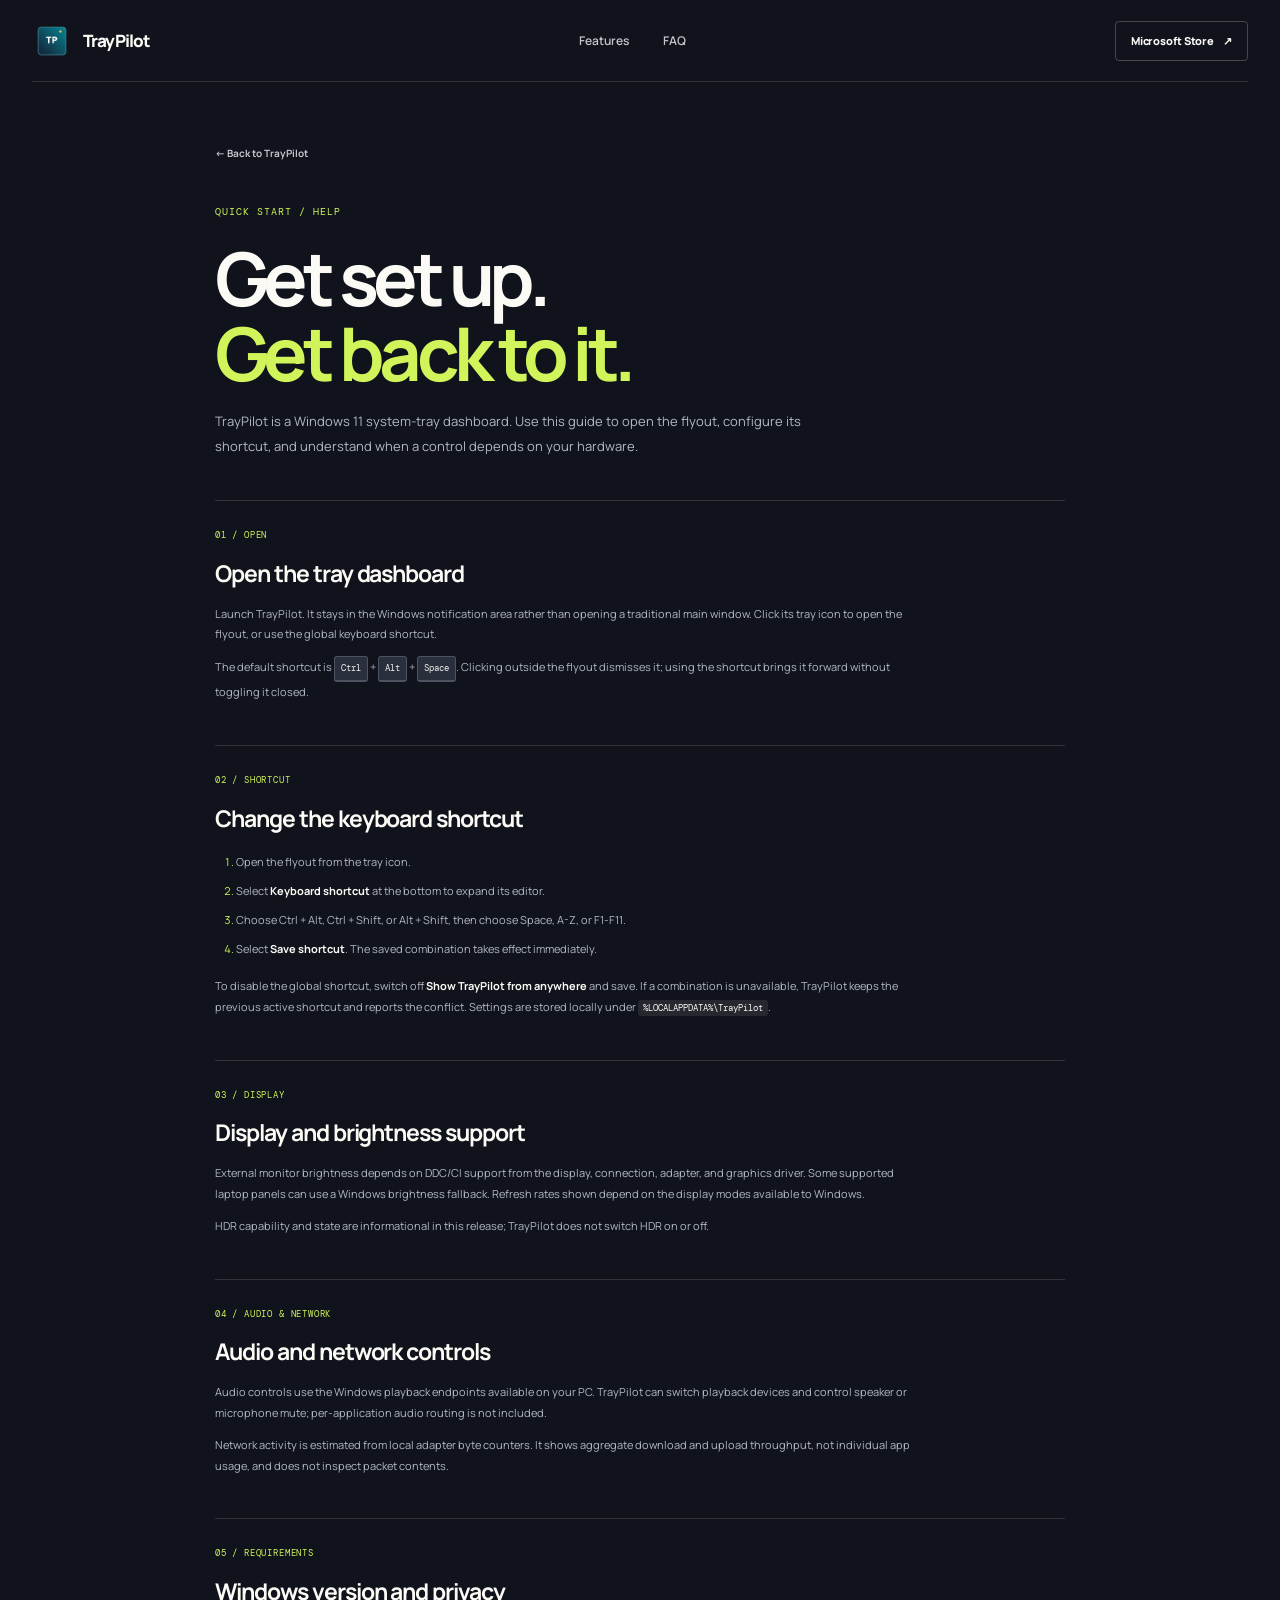
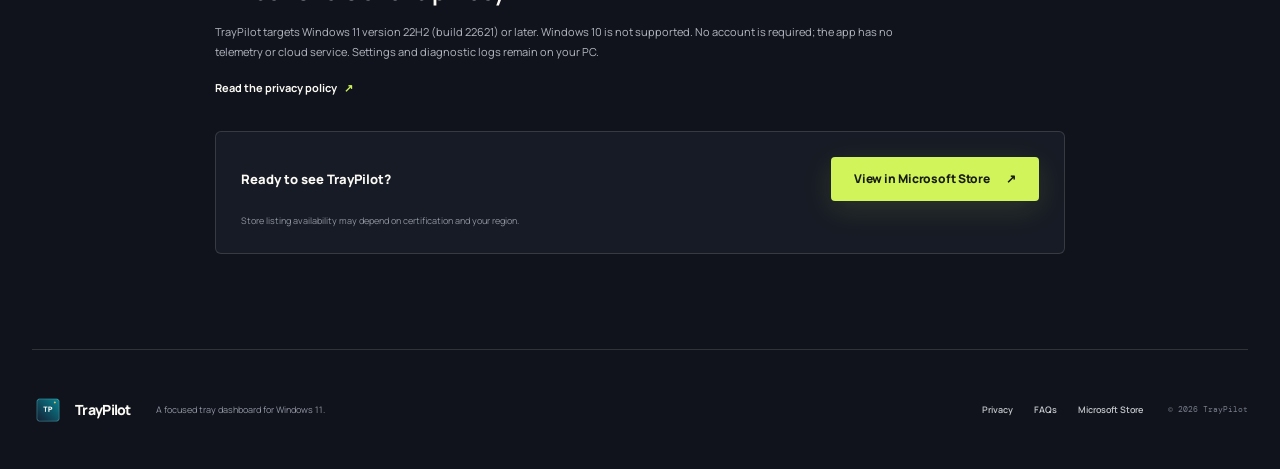
<file: help.html>
<!doctype html>
<html lang="en">
<head>
  <meta charset="utf-8">
  <meta name="viewport" content="width=device-width, initial-scale=1">
  <meta name="theme-color" content="#10131b">
  <meta name="description" content="TrayPilot quick start and help: open the Windows 11 flyout, set its keyboard shortcut, and understand display, audio, and network feature support.">
  <meta name="robots" content="index, follow">
  <link rel="canonical" href="https://nikatsam.github.io/WIN_APP_TrayPilot_Website/help.html">
  <link rel="icon" href="assets/store-logo.png" type="image/png">
  <link rel="stylesheet" href="styles.css">
  <title>TrayPilot Help and Quick Start</title>
</head>
<body class="help-page">
  <a class="skip-link" href="#main">Skip to content</a>
  <header class="topbar">
    <a class="brand" href="./" aria-label="TrayPilot home">
      <img src="assets/store-logo.png" width="40" height="40" alt="">
      <span>TrayPilot</span>
    </a>
    <nav aria-label="Main navigation">
      <a href="./#features">Features</a>
      <a href="./#faq">FAQ</a>
    </nav>
    <a class="button button-small button-outline" href="https://apps.microsoft.com/detail/9N4VVRMPPK6W?hl=en-us&amp;gl=US" target="_blank" rel="noopener noreferrer">Microsoft Store <span aria-hidden="true">↗</span></a>
  </header>

  <main id="main" class="help-main section-wrap">
    <a class="help-back" href="./">← Back to TrayPilot</a>
    <p class="eyebrow">Quick start / Help</p>
    <h1>Get set up.<br><span>Get back to it.</span></h1>
    <p class="help-intro">TrayPilot is a Windows 11 system-tray dashboard. Use this guide to open the flyout, configure its shortcut, and understand when a control depends on your hardware.</p>

    <section class="help-block" id="open-traypilot" aria-labelledby="open-title">
      <p class="help-number">01 / OPEN</p>
      <h2 id="open-title">Open the tray dashboard</h2>
      <p>Launch TrayPilot. It stays in the Windows notification area rather than opening a traditional main window. Click its tray icon to open the flyout, or use the global keyboard shortcut.</p>
      <p>The default shortcut is <kbd>Ctrl</kbd> + <kbd>Alt</kbd> + <kbd>Space</kbd>. Clicking outside the flyout dismisses it; using the shortcut brings it forward without toggling it closed.</p>
    </section>

    <section class="help-block" id="keyboard-shortcut" aria-labelledby="shortcut-title">
      <p class="help-number">02 / SHORTCUT</p>
      <h2 id="shortcut-title">Change the keyboard shortcut</h2>
      <ol>
        <li>Open the flyout from the tray icon.</li>
        <li>Select <strong>Keyboard shortcut</strong> at the bottom to expand its editor.</li>
        <li>Choose Ctrl + Alt, Ctrl + Shift, or Alt + Shift, then choose Space, A-Z, or F1-F11.</li>
        <li>Select <strong>Save shortcut</strong>. The saved combination takes effect immediately.</li>
      </ol>
      <p>To disable the global shortcut, switch off <strong>Show TrayPilot from anywhere</strong> and save. If a combination is unavailable, TrayPilot keeps the previous active shortcut and reports the conflict. Settings are stored locally under <code>%LOCALAPPDATA%\TrayPilot</code>.</p>
    </section>

    <section class="help-block" id="display-support" aria-labelledby="display-title">
      <p class="help-number">03 / DISPLAY</p>
      <h2 id="display-title">Display and brightness support</h2>
      <p>External monitor brightness depends on DDC/CI support from the display, connection, adapter, and graphics driver. Some supported laptop panels can use a Windows brightness fallback. Refresh rates shown depend on the display modes available to Windows.</p>
      <p>HDR capability and state are informational in this release; TrayPilot does not switch HDR on or off.</p>
    </section>

    <section class="help-block" id="audio-network-support" aria-labelledby="audio-title">
      <p class="help-number">04 / AUDIO &amp; NETWORK</p>
      <h2 id="audio-title">Audio and network controls</h2>
      <p>Audio controls use the Windows playback endpoints available on your PC. TrayPilot can switch playback devices and control speaker or microphone mute; per-application audio routing is not included.</p>
      <p>Network activity is estimated from local adapter byte counters. It shows aggregate download and upload throughput, not individual app usage, and does not inspect packet contents.</p>
    </section>

    <section class="help-block help-requirements" id="requirements" aria-labelledby="requirements-title">
      <p class="help-number">05 / REQUIREMENTS</p>
      <h2 id="requirements-title">Windows version and privacy</h2>
      <p>TrayPilot targets Windows 11 version 22H2 (build 22621) or later. Windows 10 is not supported. No account is required; the app has no telemetry or cloud service. Settings and diagnostic logs remain on your PC.</p>
      <a class="text-link" href="https://nikatsam.github.io/app-privacy-policies/traypilot.html" target="_blank" rel="noopener noreferrer">Read the privacy policy <span aria-hidden="true">↗</span></a>
    </section>

    <div class="help-cta">
      <p>Ready to see TrayPilot?</p>
      <a class="button button-primary" href="https://apps.microsoft.com/detail/9N4VVRMPPK6W?hl=en-us&amp;gl=US" target="_blank" rel="noopener noreferrer">View in Microsoft Store <span aria-hidden="true">↗</span></a>
      <small>Store listing availability may depend on certification and your region.</small>
    </div>
  </main>

  <footer class="footer">
    <a class="brand footer-brand" href="./"><img src="assets/store-logo.png" width="32" height="32" alt=""><span>TrayPilot</span></a>
    <p>A focused tray dashboard for Windows 11.</p>
    <nav aria-label="Footer navigation">
      <a href="https://nikatsam.github.io/app-privacy-policies/traypilot.html" target="_blank" rel="noopener noreferrer">Privacy</a>
      <a href="./#faq">FAQs</a>
      <a href="https://apps.microsoft.com/detail/9N4VVRMPPK6W?hl=en-us&amp;gl=US" target="_blank" rel="noopener noreferrer">Microsoft Store</a>
    </nav>
    <small>© <span id="year">2026</span> TrayPilot</small>
  </footer>
  <script src="site.js" defer></script>
</body>
</html>
</file>
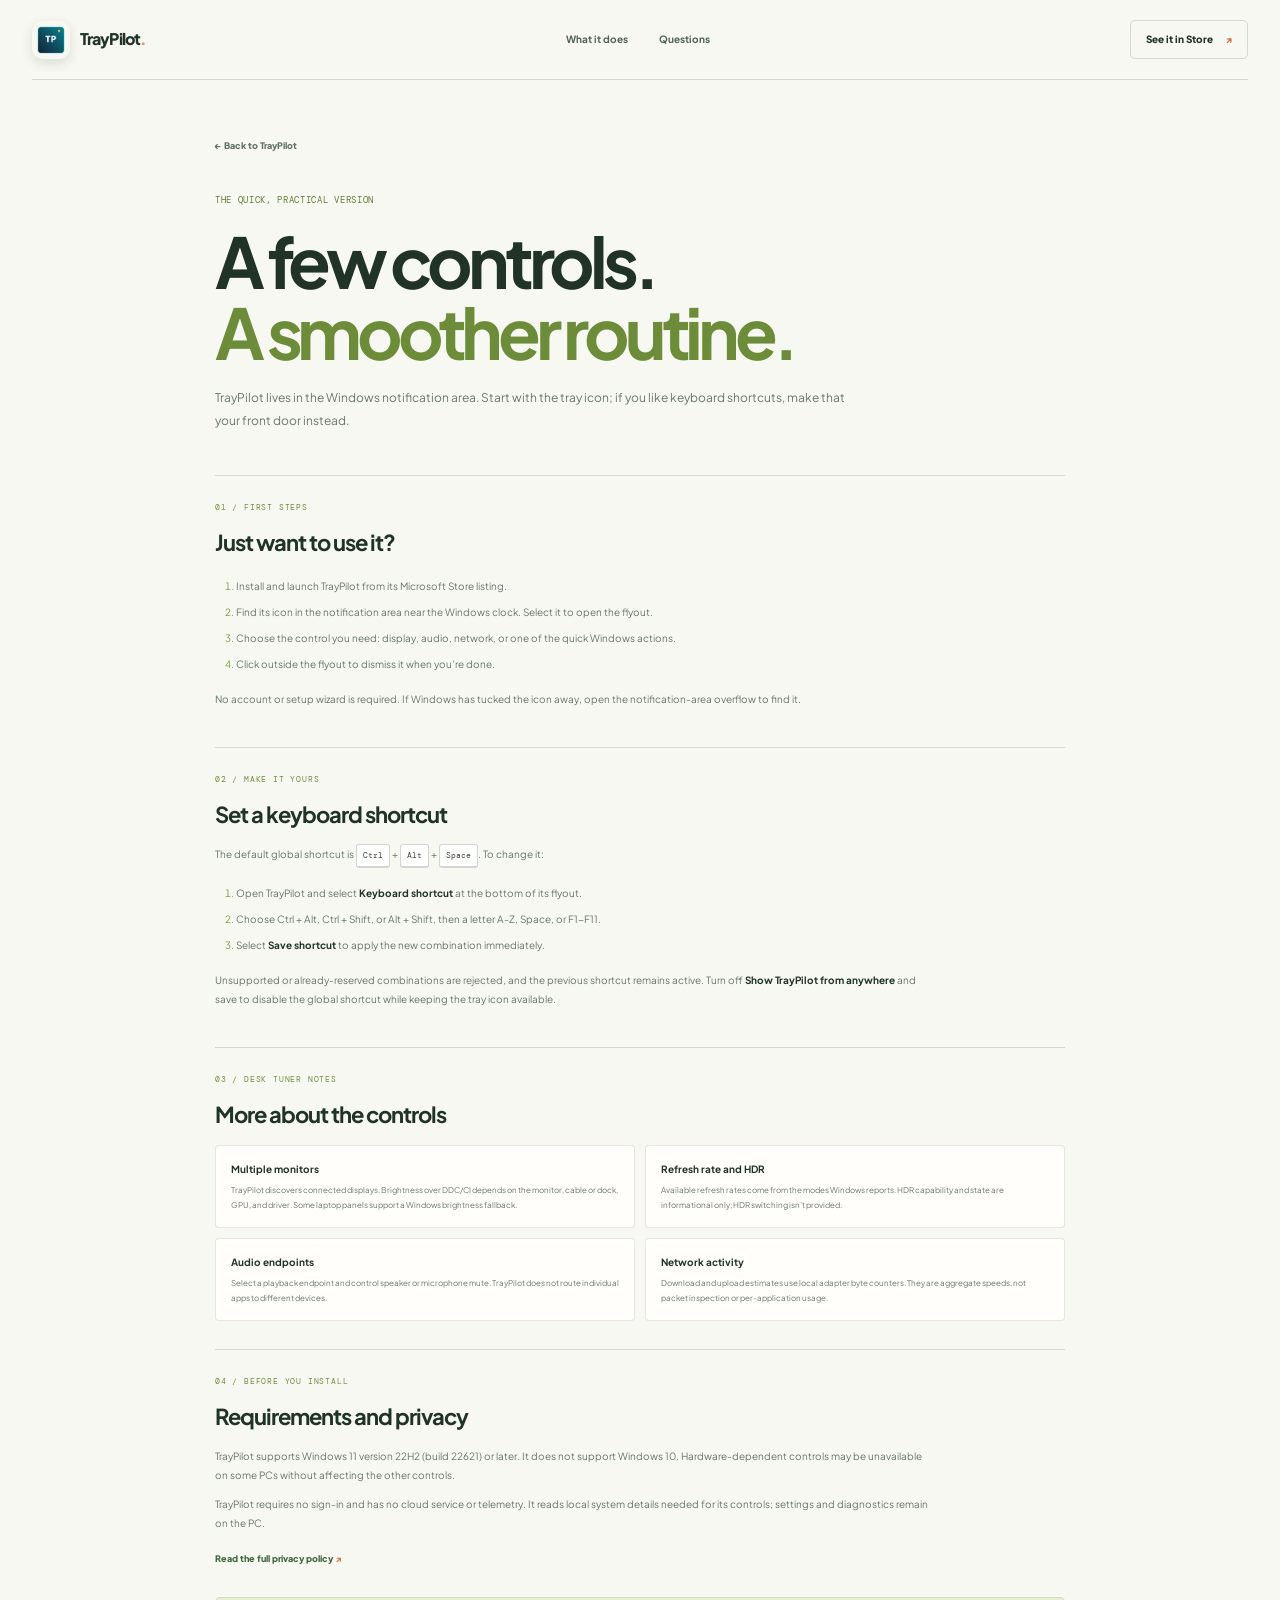
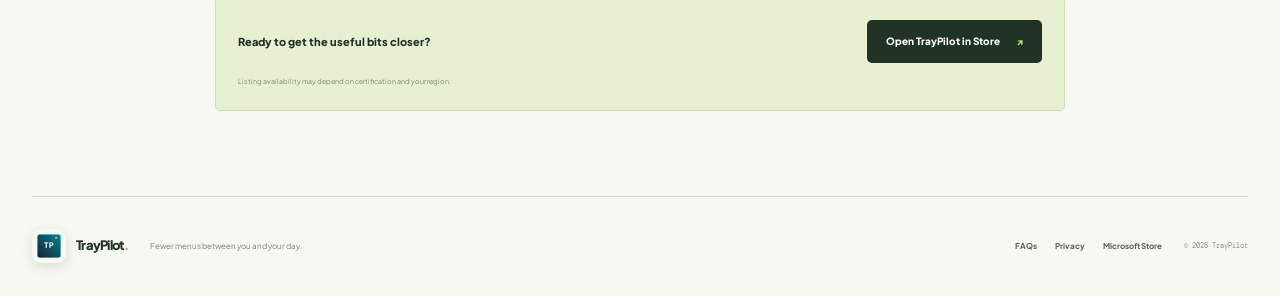
<file: cloudflare-site/guide.html>
<!doctype html>
<html lang="en">
<head>
  <meta charset="utf-8">
  <meta name="viewport" content="width=device-width, initial-scale=1">
  <meta name="theme-color" content="#f7f8f1">
  <meta name="description" content="A practical TrayPilot quick guide: open the Windows 11 tray flyout, configure its shortcut, and understand display, audio, network, and privacy details.">
  <meta name="robots" content="index, follow">
  <link rel="canonical" href="https://traypilot-light-site.pages.dev/guide.html">
  <link rel="icon" href="assets/store-logo.png" type="image/png">
  <link rel="stylesheet" href="styles.css">
  <title>TrayPilot Quick Guide | Start Here or Tune Your Setup</title>
</head>
<body class="guide-page">
  <a class="skip-link" href="#main">Skip to the guide</a>
  <header class="site-header">
    <a class="brand" href="./" aria-label="TrayPilot home"><img src="assets/store-logo.png" alt="" width="38" height="38"><span>TrayPilot<span class="brand-period">.</span></span></a>
    <nav aria-label="Main navigation"><a href="./#toolkit">What it does</a><a href="./#questions">Questions</a></nav>
    <a class="header-cta" href="https://apps.microsoft.com/detail/9N4VVRMPPK6W?hl=en-us&amp;gl=US" target="_blank" rel="noopener noreferrer">See it in Store <span aria-hidden="true">↗</span></a>
  </header>
  <main id="main" class="guide-main wrap">
    <a class="guide-back" href="./">← Back to TrayPilot</a>
    <p class="kicker">The quick, practical version</p>
    <h1>A few controls.<br><span>A smoother routine.</span></h1>
    <p class="guide-lede">TrayPilot lives in the Windows notification area. Start with the tray icon; if you like keyboard shortcuts, make that your front door instead.</p>

    <section class="guide-block" id="first-steps" aria-labelledby="first-title">
      <p class="guide-index">01 / FIRST STEPS</p>
      <h2 id="first-title">Just want to use it?</h2>
      <ol>
        <li>Install and launch TrayPilot from its Microsoft Store listing.</li>
        <li>Find its icon in the notification area near the Windows clock. Select it to open the flyout.</li>
        <li>Choose the control you need: display, audio, network, or one of the quick Windows actions.</li>
        <li>Click outside the flyout to dismiss it when you’re done.</li>
      </ol>
      <p>No account or setup wizard is required. If Windows has tucked the icon away, open the notification-area overflow to find it.</p>
    </section>

    <section class="guide-block" id="keyboard-shortcut" aria-labelledby="keys-title">
      <p class="guide-index">02 / MAKE IT YOURS</p>
      <h2 id="keys-title">Set a keyboard shortcut</h2>
      <p>The default global shortcut is <kbd>Ctrl</kbd> + <kbd>Alt</kbd> + <kbd>Space</kbd>. To change it:</p>
      <ol>
        <li>Open TrayPilot and select <strong>Keyboard shortcut</strong> at the bottom of its flyout.</li>
        <li>Choose Ctrl + Alt, Ctrl + Shift, or Alt + Shift, then a letter A-Z, Space, or F1-F11.</li>
        <li>Select <strong>Save shortcut</strong> to apply the new combination immediately.</li>
      </ol>
      <p>Unsupported or already-reserved combinations are rejected, and the previous shortcut remains active. Turn off <strong>Show TrayPilot from anywhere</strong> and save to disable the global shortcut while keeping the tray icon available.</p>
    </section>

    <section class="guide-block" id="power-user-notes" aria-labelledby="tuning-title">
      <p class="guide-index">03 / DESK TUNER NOTES</p>
      <h2 id="tuning-title">More about the controls</h2>
      <div class="guide-facts">
        <article><h3>Multiple monitors</h3><p>TrayPilot discovers connected displays. Brightness over DDC/CI depends on the monitor, cable or dock, GPU, and driver. Some laptop panels support a Windows brightness fallback.</p></article>
        <article><h3>Refresh rate and HDR</h3><p>Available refresh rates come from the modes Windows reports. HDR capability and state are informational only; HDR switching isn’t provided.</p></article>
        <article><h3>Audio endpoints</h3><p>Select a playback endpoint and control speaker or microphone mute. TrayPilot does not route individual apps to different devices.</p></article>
        <article><h3>Network activity</h3><p>Download and upload estimates use local adapter byte counters. They are aggregate speeds, not packet inspection or per-application usage.</p></article>
      </div>
    </section>

    <section class="guide-block" id="privacy-and-requirements" aria-labelledby="privacy-title">
      <p class="guide-index">04 / BEFORE YOU INSTALL</p>
      <h2 id="privacy-title">Requirements and privacy</h2>
      <p>TrayPilot supports Windows 11 version 22H2 (build 22621) or later. It does not support Windows 10. Hardware-dependent controls may be unavailable on some PCs without affecting the other controls.</p>
      <p>TrayPilot requires no sign-in and has no cloud service or telemetry. It reads local system details needed for its controls; settings and diagnostics remain on the PC.</p>
      <a class="guide-inline" href="https://nikatsam.github.io/app-privacy-policies/traypilot.html" target="_blank" rel="noopener noreferrer">Read the full privacy policy <span aria-hidden="true">↗</span></a>
    </section>

    <div class="guide-callout">
      <p>Ready to get the useful bits closer?</p>
      <a class="pill-button button-ink" href="https://apps.microsoft.com/detail/9N4VVRMPPK6W?hl=en-us&amp;gl=US" target="_blank" rel="noopener noreferrer">Open TrayPilot in Store <span aria-hidden="true">↗</span></a>
      <small>Listing availability may depend on certification and your region.</small>
    </div>
  </main>
  <footer class="site-footer">
    <a class="brand" href="./"><img src="assets/store-logo.png" alt="" width="34" height="34"><span>TrayPilot<span class="brand-period">.</span></span></a>
    <p>Fewer menus between you and your day.</p>
    <nav aria-label="Footer navigation"><a href="./#questions">FAQs</a><a href="https://nikatsam.github.io/app-privacy-policies/traypilot.html" target="_blank" rel="noopener noreferrer">Privacy</a><a href="https://apps.microsoft.com/detail/9N4VVRMPPK6W?hl=en-us&amp;gl=US" target="_blank" rel="noopener noreferrer">Microsoft Store</a></nav>
    <small>© <span id="year">2026</span> TrayPilot</small>
  </footer>
  <script src="site.js" defer></script>
</body>
</html>
</file>
<file: styles.css>
@import url('https://fonts.googleapis.com/css2?family=DM+Mono:wght@400;500&family=Manrope:wght@400;500;600;700;800&display=swap');

:root {
  color-scheme: dark;
  --ink: #10131b;
  --ink-soft: #171b25;
  --ink-card: #1b202c;
  --paper: #f2f0e8;
  --white: #fbfaf5;
  --muted: #a7acb8;
  --lime: #d0f45a;
  --violet: #9d8aff;
  --line: rgba(244, 243, 235, .14);
  --mono: 'DM Mono', 'Cascadia Code', Consolas, monospace;
  --sans: 'Manrope', 'Segoe UI', sans-serif;
  font-family: var(--sans);
  background: var(--ink);
  color: var(--white);
  overflow-x: clip;
  scroll-behavior: smooth;
}

*, *::before, *::after { box-sizing: border-box; }
body { margin: 0; min-width: 320px; background: var(--ink); color: var(--white); line-height: 1.6; }
img { display: block; max-width: 100%; }
a { color: inherit; }
button, a { -webkit-tap-highlight-color: transparent; }
a:focus-visible, summary:focus-visible { outline: 3px solid var(--lime); outline-offset: 5px; border-radius: 3px; }
.sr-only { position: absolute; width: 1px; height: 1px; padding: 0; margin: -1px; overflow: hidden; clip: rect(0, 0, 0, 0); white-space: nowrap; border: 0; }
.skip-link { position: fixed; top: 8px; left: 8px; z-index: 20; padding: 10px 16px; transform: translateY(-150%); background: var(--lime); color: var(--ink); font-weight: 800; }
.skip-link:focus { transform: none; }
.section-wrap { width: min(1180px, calc(100% - 64px)); margin-inline: auto; }
.topbar { height: 82px; width: min(1320px, calc(100% - 64px)); margin-inline: auto; display: flex; align-items: center; justify-content: space-between; position: relative; z-index: 5; border-bottom: 1px solid var(--line); }
.brand { display: inline-flex; gap: 11px; align-items: center; text-decoration: none; font-size: 17px; font-weight: 800; letter-spacing: -.05em; }
.brand img { border-radius: 11px; }
.topbar nav, .footer nav { display: flex; align-items: center; gap: 34px; }
.topbar nav a, .footer nav a { text-decoration: none; color: #c3c5cb; font-size: 12px; font-weight: 600; transition: color .2s ease; }
.topbar nav a:hover, .footer nav a:hover { color: var(--lime); }
.button { display: inline-flex; min-height: 54px; align-items: center; justify-content: center; gap: 16px; padding: 0 23px; border-radius: 4px; text-decoration: none; font-size: 12px; font-weight: 800; letter-spacing: -.01em; transition: transform .2s ease, background .2s ease, color .2s ease; }
.button:hover { transform: translateY(-2px); }
.button-small { min-height: 40px; padding: 0 15px; font-size: 11px; gap: 9px; }
.button-outline { border: 1px solid rgba(255,255,255,.22); }
.button-outline:hover { border-color: var(--lime); color: var(--lime); }
.button-primary { background: var(--lime); color: #171b10; box-shadow: 0 8px 30px rgba(208,244,90,.12); }
.button-primary:hover { background: #ddff76; }
.hero { min-height: 687px; display: grid; grid-template-columns: 1.05fr .95fr; align-items: center; position: relative; padding-block: 76px 96px; }
.hero-copy { position: relative; z-index: 2; padding: 0 0 25px 28px; }
.eyebrow { margin: 0 0 20px; color: var(--lime); font-family: var(--mono); font-size: 10px; letter-spacing: .1em; text-transform: uppercase; }
.status-dot { display: inline-block; width: 7px; height: 7px; margin: 0 8px 1px 0; border-radius: 50%; background: var(--lime); box-shadow: 0 0 12px var(--lime); }
h1, h2, h3, p { margin-top: 0; }
h1 { max-width: 710px; margin-bottom: 21px; font-size: clamp(45px, 6vw, 78px); line-height: 1.02; letter-spacing: -.075em; font-weight: 700; }
h1 span, h2 span { color: var(--lime); }
.hero-lede { max-width: 470px; margin-bottom: 30px; color: #b7bac5; font-size: 15px; line-height: 1.85; }
.hero-actions { display: flex; align-items: center; gap: 24px; }
.text-link { color: var(--white); text-decoration: none; font-size: 11px; font-weight: 700; }
.text-link span { color: var(--lime); margin-left: 5px; transition: margin .2s ease; }
.text-link:hover span { margin-left: 10px; }
.hero-facts { display: flex; flex-wrap: wrap; gap: 10px 23px; padding: 0; margin: 41px 0 0; list-style: none; color: #b8bbc5; font-size: 10px; }
.hero-facts li span { margin-right: 5px; color: var(--lime); }
.hero-art { min-height: 520px; position: relative; display: grid; place-items: center; }
.hero-shot { position: relative; z-index: 1; width: 330px; margin: 0; transform: rotate(2deg); filter: drop-shadow(30px 32px 42px rgba(0,0,0,.44)); }
.hero-shot img { width: 100%; border: 1px solid rgba(255,255,255,.27); border-radius: 15px; }
.orbit { position: absolute; width: 410px; height: 410px; border: 1px solid rgba(208,244,90,.17); border-radius: 50%; }
.orbit-two { width: 500px; height: 500px; border-color: rgba(157,138,255,.12); }
.orbit-one::after, .orbit-two::after { content: ''; position: absolute; top: 50%; left: -3px; width: 6px; height: 6px; border-radius: 50%; background: var(--lime); box-shadow: 0 0 14px var(--lime); }
.orbit-two::after { top: 76%; left: 88%; background: var(--violet); box-shadow: 0 0 14px var(--violet); }
.art-note { position: absolute; z-index: 2; display: flex; gap: 11px; align-items: center; padding: 12px 15px; border: 1px solid rgba(255,255,255,.13); border-radius: 6px; background: rgba(28,32,43,.88); box-shadow: 0 15px 40px rgba(0,0,0,.22); backdrop-filter: blur(12px); }
.art-note b, .art-note small { display: block; }
.art-note b { font-size: 10px; }
.art-note small { color: #a9adba; font-size: 8px; }
.note-icon, .pulse-icon { width: 29px; height: 29px; display: grid; place-items: center; border-radius: 50%; background: rgba(208,244,90,.12); color: var(--lime); }
.note-top { top: 77px; right: -15px; }
.note-bottom { bottom: 54px; left: -14px; }
.spark { position: absolute; color: var(--lime); font-size: 22px; }
.spark-a { top: 67px; left: 67px; }
.spark-b { right: 22px; bottom: 124px; color: var(--violet); font-size: 16px; }
.scroll-cue { position: absolute; bottom: 32px; left: 28px; display: flex; align-items: center; gap: 10px; color: #a1a5b1; font-family: var(--mono); text-decoration: none; text-transform: uppercase; letter-spacing: .08em; font-size: 8px; }
.scroll-cue span { display: block; width: 30px; height: 1px; background: var(--lime); }
.intro-band { display: grid; grid-template-columns: 1fr .8fr; align-items: center; gap: 80px; padding: 75px max(8vw, calc((100vw - 1120px) / 2)); background: var(--paper); color: var(--ink); }
.intro-band > p { margin: 0; font-size: clamp(26px, 3.2vw, 40px); line-height: 1.18; font-weight: 700; letter-spacing: -.06em; }
.intro-band > p span { color: #6c7281; }
.intro-detail { display: flex; gap: 18px; align-items: flex-start; }
.intro-detail p { margin: 0; max-width: 435px; color: #585e69; font-size: 12px; line-height: 1.9; }
.line-mark { flex: 0 0 3px; height: 47px; background: #91b633; }
.features { padding-block: 112px 125px; }
.section-heading { max-width: 590px; margin: 0 auto 55px; text-align: center; }
.section-heading h2, .shortcut-copy h2, .privacy-content h2, .faq-heading h2, .final-cta h2 { margin-bottom: 18px; font-size: clamp(34px, 4.5vw, 52px); line-height: 1.1; letter-spacing: -.065em; }
.section-heading > p:last-child, .faq-heading > p:last-child { max-width: 450px; margin: 0 auto; color: #a8acb8; font-size: 12px; line-height: 1.9; }
.feature-grid { display: grid; grid-template-columns: repeat(2, minmax(0, 1fr)); gap: 15px; }
.feature-card { position: relative; min-height: 344px; padding: 25px 29px; overflow: hidden; border: 1px solid rgba(255,255,255,.09); border-radius: 7px; background: var(--ink-soft); }
.feature-top { display: flex; align-items: center; justify-content: space-between; }
.feature-number { color: #9da2ae; font-family: var(--mono); font-size: 8px; letter-spacing: .09em; }
.feature-icon { display: grid; place-items: center; width: 33px; height: 33px; border: 1px solid rgba(208,244,90,.27); border-radius: 50%; color: var(--lime); font-size: 15px; }
.feature-card h3 { margin: 27px 0 9px; font-size: 20px; letter-spacing: -.045em; }
.feature-card > p { max-width: 355px; margin-bottom: 11px; color: #aeb2bd; font-size: 11px; line-height: 1.8; }
.card-footnote { color: #838896; font-family: var(--mono); font-size: 8px; }
.mini-display, .mini-audio, .mini-network, .mini-quick { position: absolute; right: 26px; bottom: 20px; left: 26px; }
.mini-display { display: grid; grid-template-columns: 1fr auto; gap: 8px 12px; padding: 15px 17px; border: 1px solid rgba(255,255,255,.07); border-radius: 5px; background: #222733; font-size: 9px; }
.mini-display > span { color: #e8e9ed; }.mini-display > i { width: 10px; height: 10px; border: 1px solid #9398a2; }
.slider { grid-column: 1 / -1; height: 2px; margin: 3px 0; background: #656b76; }.slider b { display: block; width: 43%; height: 8px; margin-top: -3px; border-radius: 6px; background: var(--lime); }
.mini-display small { grid-column: 1 / -1; color: #9ea3af; font-size: 8px; }.mini-display strong { float: right; color: var(--lime); font-weight: 500; }
.mini-audio { display: flex; gap: 11px; align-items: center; padding: 12px; border: 1px solid rgba(255,255,255,.07); border-radius: 5px; background: #222733; font-size: 9px; }.audio-symbol { color: var(--lime); }.mini-audio small { display: block; color: #989eab; font-size: 8px; }.mini-audio > b { margin-left: auto; color: #c3c7ce; }
.mini-network { display: flex; gap: 28px; color: #aab0bc; font-family: var(--mono); font-size: 9px; }.mini-network b { color: var(--lime); font-weight: 500; }.mini-network svg { position: absolute; right: 0; bottom: -17px; left: 0; width: 100%; height: 45px; overflow: visible; }.mini-network path { fill: none; stroke: var(--lime); stroke-width: 2; opacity: .65; }
.mini-quick { display: flex; justify-content: space-around; padding: 11px 5px; border: 1px solid rgba(255,255,255,.07); border-radius: 5px; background: #222733; }.mini-quick > span { display: grid; justify-items: center; gap: 4px; color: var(--lime); font-size: 14px; }.mini-quick small { color: #a9aeba; font-size: 7px; }
.shortcut-section { overflow: hidden; background: #202431; }
.shortcut-inner { min-height: 558px; display: grid; grid-template-columns: 1fr 330px .45fr; align-items: center; gap: 45px; position: relative; padding-block: 85px; }
.shortcut-copy { max-width: 520px; position: relative; z-index: 1; }.shortcut-copy > p:not(.eyebrow) { max-width: 465px; margin: 0 0 23px; color: #b0b4bf; font-size: 12px; line-height: 1.9; }
.key-combo { display: flex; align-items: center; gap: 9px; margin-bottom: 22px; }.key-combo kbd { min-width: 43px; padding: 7px 10px; border: 1px solid #4d5362; border-bottom-width: 3px; border-radius: 4px; background: #2a2f3d; color: #f2f3ee; text-align: center; font-family: var(--mono); font-size: 9px; }.key-combo b { color: #777e8c; font-size: 9px; }.key-combo > span { margin-left: 8px; color: #959aa7; font-size: 9px; }
.shortcut-shot { position: relative; z-index: 1; width: 248px; justify-self: center; margin: 0; }.shortcut-shot img { width: 100%; max-height: 470px; object-fit: cover; object-position: top; border: 1px solid rgba(255,255,255,.24); border-radius: 11px; box-shadow: 20px 20px 50px rgba(0,0,0,.3); }.shortcut-shot figcaption { margin-top: 11px; color: #9499a6; text-align: center; font-family: var(--mono); font-size: 8px; }
.shortcut-stamp { position: relative; z-index: 1; width: 166px; height: 166px; display: grid; place-content: center; border: 1px solid rgba(208,244,90,.33); border-radius: 50%; color: var(--lime); text-align: center; transform: rotate(11deg); }.shortcut-stamp::before { position: absolute; inset: 7px; border: 1px dashed rgba(208,244,90,.24); border-radius: 50%; content: ''; }.shortcut-stamp span { font-family: var(--mono); font-size: 8px; letter-spacing: .12em; }.shortcut-stamp b { margin-top: 4px; font-size: 19px; line-height: 1.05; letter-spacing: -.05em; }.shortcut-stamp i { margin-top: 4px; font-style: normal; }
.privacy-section { min-height: 492px; display: grid; grid-template-columns: 1fr 1fr; align-items: center; gap: 60px; position: relative; padding-block: 110px; overflow: clip; }.privacy-content { max-width: 470px; position: relative; z-index: 1; }.privacy-content > p:not(.eyebrow) { max-width: 430px; margin-bottom: 22px; color: #b2b6c0; font-size: 12px; line-height: 1.9; }.privacy-orbit { position: absolute; left: 4%; top: 5%; color: rgba(157,138,255,.1); font-size: 310px; line-height: 1; transform: rotate(-14deg); pointer-events: none; }.privacy-points { position: relative; z-index: 1; padding: 12px 0; border-top: 1px solid var(--line); }.privacy-points div { display: flex; gap: 19px; align-items: center; min-height: 65px; border-bottom: 1px solid var(--line); }.privacy-points div > span { color: var(--lime); font-family: var(--mono); font-size: 9px; }.privacy-points b { font-size: 11px; }.privacy-points small { display: block; max-width: 375px; margin-top: 17px; color: #888e9b; font-size: 9px; line-height: 1.8; }
.faq-section { background: var(--paper); color: var(--ink); }.faq-inner { display: grid; grid-template-columns: .75fr 1.25fr; gap: 100px; padding-block: 105px; }.faq-heading { position: sticky; top: 40px; align-self: start; }.faq-heading .eyebrow { color: #738b30; }.faq-heading h2 span { color: #7e8e4b; }.faq-heading > p:last-child { margin: 0; color: #656975; }.faq-list details { border-bottom: 1px solid rgba(16,19,27,.16); }.faq-list details:first-child { border-top: 1px solid rgba(16,19,27,.16); }.faq-list summary { position: relative; padding: 20px 40px 20px 0; cursor: pointer; list-style: none; font-size: 12px; font-weight: 800; }.faq-list summary::-webkit-details-marker { display: none; }.faq-list summary::after { content: '+'; position: absolute; top: 16px; right: 5px; color: #819e31; font-size: 20px; font-weight: 400; transition: transform .2s ease; }.faq-list details[open] summary::after { transform: rotate(45deg); }.faq-list details p { max-width: 590px; padding: 0 22px 21px 0; margin: 0; color: #555b66; font-size: 11px; line-height: 1.9; }.faq-list details p a { color: #536d20; font-weight: 700; }
.final-cta { min-height: 442px; display: flex; flex-direction: column; align-items: center; justify-content: center; position: relative; overflow: hidden; padding-block: 75px; text-align: center; }.final-cta .eyebrow, .final-cta h2, .final-cta > p, .final-cta .button, .final-cta small { position: relative; z-index: 1; }.final-cta h2 { margin-bottom: 9px; }.final-cta > p:not(.eyebrow) { margin-bottom: 23px; color: #aeb3bf; font-size: 11px; }.final-cta small { margin-top: 14px; color: #898f9b; font-size: 8px; }.cta-glow { position: absolute; width: 570px; height: 280px; top: 47%; left: 50%; border-radius: 50%; background: rgba(157,138,255,.12); filter: blur(100px); transform: translate(-50%,-50%); }
.footer { min-height: 120px; display: flex; align-items: center; gap: 25px; width: min(1320px, calc(100% - 64px)); margin-inline: auto; border-top: 1px solid var(--line); }.footer-brand { font-size: 14px; }.footer > p { margin: 0 auto 0 0; color: #9196a3; font-size: 9px; }.footer nav { gap: 21px; }.footer nav a { font-size: 9px; }.footer > small { color: #777d8a; font-family: var(--mono); font-size: 8px; white-space: nowrap; }

.help-main { max-width: 850px; padding-block: 57px 95px; }
.help-back { display: inline-block; margin-bottom: 43px; color: #c3c5cc; text-decoration: none; font-size: 10px; font-weight: 700; }
.help-back:hover { color: var(--lime); }
.help-main h1 { margin-bottom: 18px; font-size: clamp(46px, 7vw, 74px); }
.help-intro { max-width: 620px; margin-bottom: 42px; color: #b4b8c2; font-size: 13px; line-height: 1.9; }
.help-block { padding: 27px 0 31px; border-top: 1px solid var(--line); scroll-margin-top: 28px; }
.help-number { margin-bottom: 12px; color: var(--lime); font-family: var(--mono); font-size: 9px; letter-spacing: .09em; }
.help-block h2 { margin-bottom: 12px; font-size: 23px; letter-spacing: -.045em; }
.help-block > p:not(.help-number), .help-block li { max-width: 700px; color: #b4b8c2; font-size: 11px; line-height: 1.9; }
.help-block ol { display: grid; gap: 8px; padding-left: 21px; }
.help-block li::marker { color: var(--lime); }
.help-block strong { color: var(--white); }
.help-block code { padding: 2px 5px; border-radius: 3px; background: rgba(255,255,255,.09); color: var(--white); font-family: var(--mono); font-size: 9px; }
.help-block kbd { display: inline-block; padding: 3px 6px; border: 1px solid #4d5362; border-bottom-width: 2px; border-radius: 3px; background: #2a2f3d; color: #f2f3ee; font-family: var(--mono); font-size: 9px; }
.help-cta { display: flex; flex-wrap: wrap; gap: 13px 22px; align-items: center; padding: 25px; border: 1px solid var(--line); border-radius: 6px; background: var(--ink-soft); }
.help-cta > p { margin: 0 auto 0 0; font-size: 13px; font-weight: 800; }
.help-cta .button { min-height: 44px; }
.help-cta small { flex-basis: 100%; color: #8e94a0; font-size: 9px; }

@media (min-width: 1500px) { .hero { min-height: 740px; } }
@media (max-width: 1000px) {
  .hero { grid-template-columns: 1fr .8fr; }.hero-copy { padding-left: 0; }.hero-shot { width: 285px; }.orbit-one { width: min(350px, 100%); height: min(350px, 100%); }.orbit-two { width: min(420px, 100%); height: min(420px, 100%); }.note-top { right: -5px; }.note-bottom { left: -5px; }
  .shortcut-inner { grid-template-columns: 1fr 270px; }.shortcut-stamp { position: absolute; right: 10px; bottom: 54px; width: 120px; height: 120px; }.shortcut-stamp b { font-size: 15px; }
  .faq-inner { gap: 55px; }
}
@media (max-width: 720px) {
  .section-wrap, .topbar, .footer { width: min(100% - 38px, 560px); }.topbar { height: 68px; }.topbar nav { display: none; }.button-small { min-height: 36px; }.hero { min-height: 0; display: flex; flex-direction: column; align-items: stretch; padding-block: 64px 66px; }.hero-copy { padding: 0; }.hero h1 { font-size: clamp(43px, 12vw, 65px); }.hero-lede { font-size: 13px; }.hero-actions { gap: 16px; flex-wrap: wrap; }.hero-actions .button { min-height: 49px; }.hero-facts { margin-top: 25px; gap: 10px 18px; font-size: 9px; }.hero-art { min-height: 448px; margin-top: 20px; }.hero-shot { width: min(270px, 71vw); }.orbit-one { width: 320px; height: 320px; }.orbit-two { width: min(390px, calc(100vw - 38px)); height: min(390px, calc(100vw - 38px)); }.note-top { top: 54px; right: 0; }.note-bottom { bottom: 42px; left: 0; }.spark-a { top: 37px; left: 30px; }.spark-b { right: 12px; bottom: 104px; }.scroll-cue { bottom: 20px; left: 0; }
  .intro-band { grid-template-columns: 1fr; gap: 24px; padding: 49px 25px; }.intro-band > p { font-size: 31px; }.intro-detail p { font-size: 11px; }
  .features { padding-block: 76px 84px; }.section-heading { margin-bottom: 33px; }.section-heading h2, .shortcut-copy h2, .privacy-content h2, .faq-heading h2, .final-cta h2 { font-size: 36px; }.section-heading > p:last-child { font-size: 11px; }.feature-grid { grid-template-columns: 1fr; gap: 11px; }.feature-card { min-height: 330px; padding: 22px; }.feature-card h3 { margin-top: 22px; font-size: 19px; }.feature-card > p { font-size: 10px; }.mini-display, .mini-audio, .mini-network, .mini-quick { right: 21px; left: 21px; }
  .shortcut-inner { grid-template-columns: 1fr; gap: 34px; padding-block: 72px 55px; }.shortcut-copy h2 { font-size: 34px; }.shortcut-copy > p:not(.eyebrow) { font-size: 11px; }.shortcut-shot { width: min(245px, 70vw); justify-self: center; }.shortcut-shot img { max-height: 435px; }.shortcut-stamp { right: 0; bottom: 90px; width: 95px; height: 95px; }.shortcut-stamp span { font-size: 6px; }.shortcut-stamp b { font-size: 12px; }.shortcut-stamp i { font-size: 10px; }
  .privacy-section { grid-template-columns: 1fr; gap: 34px; padding-block: 75px; }.privacy-orbit { top: 0; left: auto; right: 0; font-size: 205px; }.privacy-content > p:not(.eyebrow) { font-size: 11px; }
  .faq-inner { grid-template-columns: 1fr; gap: 29px; padding-block: 73px; }.faq-heading { position: static; }.faq-heading > p:last-child { font-size: 11px; }.faq-list summary { padding-block: 17px; font-size: 11px; }.faq-list details p { font-size: 10px; }
  .final-cta { min-height: 390px; }.final-cta h2 { font-size: 36px; }
  .help-main { padding-block: 35px 70px; }.help-back { margin-bottom: 31px; }.help-intro { font-size: 11px; }.help-block { padding-block: 23px; }.help-block h2 { font-size: 20px; }.help-block > p:not(.help-number), .help-block li { font-size: 10px; }.help-cta { gap: 13px; padding: 19px; }.help-cta > p { flex-basis: 100%; }
  .footer { min-height: 0; display: grid; grid-template-columns: 1fr auto; gap: 13px; padding-block: 22px; }.footer > p { grid-row: 2; }.footer nav { grid-column: 1 / -1; grid-row: 3; flex-wrap: wrap; gap: 14px 20px; }.footer > small { justify-self: end; }
}
@media (max-width: 380px) { .section-wrap, .topbar, .footer { width: calc(100% - 30px); }.button { padding-inline: 15px; font-size: 10px; }.hero-actions { gap: 14px; }.hero-actions .text-link { font-size: 10px; }.art-note { padding: 9px 10px; }.note-top { right: 0; }.note-bottom { left: 0; }.art-note small { font-size: 7px; }.hero-art { min-height: 405px; }.orbit-one { width: 285px; height: 285px; }.orbit-two { width: min(340px, calc(100vw - 30px)); height: min(340px, calc(100vw - 30px)); }.shortcut-stamp { right: 8px; transform: none; } }
@media (prefers-reduced-motion: reduce) { *, *::before, *::after { scroll-behavior: auto !important; animation-duration: .01ms !important; animation-iteration-count: 1 !important; transition-duration: .01ms !important; } }
</file>
<file: cloudflare-site/styles.css>
@import url('https://fonts.googleapis.com/css2?family=DM+Mono:wght@400;500&family=Plus+Jakarta+Sans:wght@400;500;600;700;800&display=swap');

:root {
  color-scheme: light;
  --paper: #f7f8f1;
  --white: #fffefa;
  --ink: #203326;
  --ink-2: #34503d;
  --muted: #68786d;
  --line: rgba(32, 51, 38, .16);
  --leaf: #b9e45e;
  --leaf-dark: #789932;
  --blue: #bfe8ef;
  --sky: #307388;
  --lilac: #d6ccf8;
  --coral: #ff886c;
  --yellow: #ffe37c;
  --sans: 'Plus Jakarta Sans', 'Segoe UI', sans-serif;
  --mono: 'DM Mono', 'Cascadia Code', Consolas, monospace;
  font-family: var(--sans);
  background: var(--paper);
  color: var(--ink);
  overflow-x: clip;
  scroll-behavior: smooth;
}

*, *::before, *::after { box-sizing: border-box; }
body { min-width: 320px; margin: 0; background: var(--paper); color: var(--ink); line-height: 1.65; }
img { display: block; max-width: 100%; }
a { color: inherit; }
a:focus-visible, summary:focus-visible { outline: 3px solid #46732d; outline-offset: 5px; border-radius: 4px; }
.wrap { width: min(1160px, calc(100% - 64px)); margin-inline: auto; }
.skip-link { position: fixed; z-index: 20; top: 8px; left: 8px; padding: 10px 15px; transform: translateY(-150%); border-radius: 4px; background: var(--ink); color: white; font-weight: 700; }
.skip-link:focus { transform: none; }
.site-header { position: relative; z-index: 5; display: flex; width: min(1320px, calc(100% - 64px)); height: 80px; align-items: center; justify-content: space-between; margin-inline: auto; border-bottom: 1px solid var(--line); }
.brand { display: inline-flex; align-items: center; gap: 10px; color: var(--ink); font-size: 16px; font-weight: 800; letter-spacing: -.055em; text-decoration: none; }
.brand img { border-radius: 11px; box-shadow: 0 4px 12px rgba(32,51,38,.13); }
.brand-period { color: #ef8664; }
.site-header nav, .site-footer nav { display: flex; align-items: center; gap: 31px; }
.site-header nav a, .site-footer nav a { color: #506255; font-size: 10px; font-weight: 700; text-decoration: none; transition: color .2s ease; }
.site-header nav a:hover, .site-footer nav a:hover { color: #d36e4f; }
.header-cta { display: inline-flex; min-height: 39px; align-items: center; gap: 12px; padding: 0 15px; border: 1px solid var(--line); border-radius: 5px; color: var(--ink); font-size: 10px; font-weight: 800; text-decoration: none; transition: background .2s ease, transform .2s ease; }
.header-cta:hover { transform: translateY(-2px); background: var(--leaf); }
.header-cta span, .pill-button span { color: #d36e4f; }
.hero { position: relative; display: grid; min-height: 678px; grid-template-columns: 1.08fr .92fr; align-items: center; padding-block: 76px 95px; }
.hero-copy { position: relative; z-index: 2; padding-left: 25px; }
.kicker { margin: 0 0 17px; color: #647b37; font-family: var(--mono); font-size: 9px; letter-spacing: .075em; text-transform: uppercase; }
.kicker-dot { display: inline-block; width: 7px; height: 7px; margin: 0 7px 1px 0; border-radius: 50%; background: #7fad36; box-shadow: 0 0 0 4px rgba(185,228,94,.23); }
h1, h2, h3, p { margin-top: 0; }
h1 { max-width: 680px; margin-bottom: 20px; font-size: clamp(46px, 6.4vw, 80px); font-weight: 700; line-height: 1.02; letter-spacing: -.075em; }
h1 span, h2 span { color: #6c8c39; }
.hero-lede { max-width: 460px; margin-bottom: 27px; color: #64746a; font-size: 13px; line-height: 1.9; }
.hero-title-tail { color: #6c8c39; }
.hero-buttons { display: flex; align-items: center; gap: 22px; flex-wrap: wrap; }
.pill-button { display: inline-flex; min-height: 51px; align-items: center; justify-content: center; gap: 16px; padding: 0 19px; border-radius: 5px; font-size: 10px; font-weight: 800; text-decoration: none; transition: transform .2s ease, box-shadow .2s ease; }
.pill-button:hover { transform: translateY(-3px); box-shadow: 0 10px 22px rgba(32,51,38,.13); }
.button-ink { background: var(--ink); color: white; }
.button-ink span { color: var(--leaf); }
.button-coral { background: var(--coral); color: #33271e; }
.button-coral span { color: var(--ink); }
.quiet-link { color: var(--ink); font-size: 10px; font-weight: 800; text-decoration: none; }
.quiet-link span { margin-left: 5px; color: #d36e4f; transition: margin .2s ease; }
.quiet-link:hover span { margin-left: 10px; }
.hero-chips { display: flex; flex-wrap: wrap; gap: 9px; margin-top: 31px; }
.hero-chips span { padding: 7px 10px; border: 1px solid rgba(32,51,38,.12); border-radius: 30px; color: #5c6e60; font-size: 8px; font-weight: 700; }
.hero-chips i { margin-right: 4px; color: #71963a; font-style: normal; }
.hero-visual { position: relative; display: grid; min-width: 0; min-height: 495px; place-items: center; }
.sun-disc { position: absolute; width: 390px; height: 390px; border-radius: 50%; background: linear-gradient(140deg,#f0f7cc 1%,#e0f1cc 43%,#cce8e9 100%); animation: breathe 7s ease-in-out infinite; }
.orbit { position: absolute; width: 440px; height: 440px; border: 1px solid rgba(108,140,57,.22); border-radius: 50%; animation: orbit-turn 30s linear infinite; }
.orbit-b { width: 495px; height: 495px; border-color: rgba(211,110,79,.2); animation-direction: reverse; animation-duration: 42s; }
.orbit-dot { position: absolute; z-index: 1; width: 9px; height: 9px; border: 2px solid var(--paper); border-radius: 50%; background: #e77d5e; box-shadow: 0 0 0 4px rgba(231,125,94,.18); }
.dot-a { top: 61px; left: 68px; }.dot-b { right: 48px; bottom: 83px; background: #73973f; box-shadow: 0 0 0 4px rgba(115,151,63,.17); }
.screen-card { position: relative; z-index: 2; width: 300px; margin: 0; padding: 7px 7px 9px; transform: rotate(2deg); border: 1px solid rgba(32,51,38,.15); border-radius: 13px; background: var(--white); box-shadow: 0 25px 60px rgba(43,75,54,.22); animation: card-float 6s ease-in-out infinite; }
.screen-card img { width: 100%; border-radius: 8px; }
.screen-bar { display: flex; height: 24px; align-items: center; gap: 4px; padding: 0 5px 5px; color: #9ba69d; font-family: var(--mono); font-size: 6px; }.screen-bar i { width: 5px; height: 5px; border-radius: 50%; background: #f2a291; }.screen-bar i:nth-child(2) { background: #e9cf76; }.screen-bar i:nth-child(3) { background: #a4c77d; }.screen-bar span { margin-left: 5px; }.screen-bar b { margin-left: auto; font-size: 7px; }
.float-tag { position: absolute; z-index: 3; display: grid; grid-template-columns: 32px auto; align-items: center; gap: 0 9px; padding: 9px 12px; border: 1px solid rgba(32,51,38,.1); border-radius: 5px; background: var(--white); box-shadow: 0 8px 25px rgba(42,75,53,.1); animation: tag-drift 5s ease-in-out infinite; }
.float-tag > span { display: grid; width: 30px; height: 30px; grid-row: span 2; place-items: center; border-radius: 50%; background: var(--yellow); color: #735d17; font-size: 15px; }
.float-tag b { font-size: 8px; }.float-tag small { color: #758278; font-size: 6px; }.tag-display { top: 99px; right: -20px; }.tag-speed { bottom: 54px; left: -6px; animation-delay: -2.4s; }.tag-speed > span { background: var(--blue); color: var(--sky); }
.sticker { position: absolute; z-index: 3; color: #de7b5b; font-size: 27px; animation: spin-pop 9s ease-in-out infinite; }.sticker-sun { top: 91px; left: 21px; }.sticker-spark { right: 5px; bottom: 133px; color: #71923a; font-size: 20px; animation-delay: -4s; }
.down-cue { position: absolute; bottom: 26px; left: 25px; display: flex; align-items: center; gap: 9px; color: #778579; font-family: var(--mono); font-size: 7px; letter-spacing: .1em; text-decoration: none; text-transform: uppercase; }.down-cue span { width: 25px; height: 1px; background: #89a64c; }
.ticker { overflow: hidden; padding-block: 12px; background: var(--ink); color: var(--paper); }
.ticker-track { display: flex; width: max-content; align-items: center; gap: 26px; animation: ticker-scroll 38s linear infinite; white-space: nowrap; }
.ticker-track span { font-family: var(--mono); font-size: 9px; letter-spacing: .12em; }.ticker-track b { color: var(--leaf); font-size: 12px; }
.toolkit { display: grid; grid-template-columns: .78fr 1.22fr; gap: 57px; padding-block: 116px 126px; }
.section-intro { position: sticky; top: 60px; align-self: start; padding-top: 16px; }.section-intro h2, .audience-heading h2, .shortcut-copy h2, .boundary-heading h2, .local-copy h2, .faq-intro h2 { margin-bottom: 15px; font-size: clamp(37px, 4.5vw, 56px); line-height: 1.07; letter-spacing: -.07em; }
.section-intro > p:last-child, .audience-heading > p:last-child, .boundary-heading > p:last-child, .faq-intro > p:not(.kicker) { max-width: 355px; color: var(--muted); font-size: 11px; line-height: 1.9; }
.toolkit-grid { display: grid; grid-template-columns: repeat(2,minmax(0,1fr)); gap: 13px; }
.tool-card { position: relative; min-height: 340px; overflow: hidden; padding: 20px; border: 1px solid rgba(32,51,38,.11); border-radius: 6px; background: var(--white); transition: transform .25s ease, box-shadow .25s ease; }.tool-card:hover { transform: translateY(-5px); box-shadow: 0 15px 28px rgba(32,51,38,.09); }
.card-yellow { background: #fff9e3; }.card-blue { background: #edf8f8; }.card-lilac { background: #f4f0ff; }.card-green { background: #eff6e5; }
.card-heading { display: flex; align-items: center; justify-content: space-between; }.card-index { color: #657267; font-family: var(--mono); font-size: 7px; letter-spacing: .1em; }.card-doodle { color: #809d43; font-size: 20px; }
.tool-card h3 { margin: 22px 0 8px; font-size: 16px; letter-spacing: -.045em; }.tool-card > p { max-width: 280px; margin-bottom: 8px; color: #68766d; font-size: 9px; line-height: 1.8; }.caveat { color: #8a968d; font-family: var(--mono); font-size: 6px; }
.brightness-demo, .device-demo, .speed-demo, .switch-demo { position: absolute; right: 17px; bottom: 16px; left: 17px; }
.brightness-demo { padding: 10px; border: 1px solid rgba(32,51,38,.09); border-radius: 4px; background: rgba(255,255,255,.78); }.brightness-demo > div:first-child { display: flex; align-items: center; gap: 8px; color: #46574a; font-size: 7px; }.brightness-demo > div:first-child i { font-size: 12px; font-style: normal; }.brightness-demo > div:first-child b { margin-left: auto; padding: 3px 5px; border-radius: 3px; background: #eff2e9; font-size: 6px; }.fake-slider { height: 2px; margin: 11px 0 7px; background: #c9d0c2; }.fake-slider i { display: block; width: 43%; height: 7px; margin-top: -3px; border: 2px solid white; border-radius: 8px; background: #73973f; box-shadow: 0 0 0 1px #73973f; }.brightness-demo small { color: #718075; font-size: 6px; }.brightness-demo strong { float: right; color: #3e5935; }
.device-demo { display: flex; min-height: 46px; align-items: center; gap: 9px; padding: 8px; border: 1px solid rgba(32,51,38,.09); border-radius: 4px; background: rgba(255,255,255,.8); }.device-demo > span { display: grid; width: 28px; height: 28px; place-items: center; border-radius: 4px; background: #ddf0f0; color: #397281; font-size: 11px; }.device-demo b,.device-demo small { display: block; }.device-demo b { color: #405548; font-size: 7px; }.device-demo small { color: #829087; font-size: 6px; }.device-demo > i { margin-left: auto; color: #66786a; font-style: normal; }
.speed-demo { padding-top: 8px; color: #707e74; font-family: var(--mono); font-size: 7px; }.speed-demo > div { display: flex; gap: 13px; }.speed-demo b { color: #576f38; font-weight: 500; }.speed-demo svg { width: 100%; height: 39px; margin-top: 4px; overflow: visible; }.speed-demo path { fill: none; stroke: #7e9c4c; stroke-width: 2; }
.switch-demo { display: flex; justify-content: space-around; padding: 10px 4px; border: 1px solid rgba(32,51,38,.08); border-radius: 4px; background: rgba(255,255,255,.72); }.switch-demo span { display: grid; justify-items: center; gap: 2px; color: #71913c; font-size: 13px; }.switch-demo small { color: #718075; font-size: 5px; }
.audience-section { position: relative; overflow: hidden; padding-block: 102px; background: var(--blue); }.audience-section::before { position: absolute; top: -120px; right: -60px; width: 330px; height: 330px; border: 1px solid rgba(48,115,136,.18); border-radius: 50%; box-shadow: 0 0 0 30px rgba(255,255,255,.16),0 0 0 70px rgba(255,255,255,.1); content: ''; }
.audience-inner { display: grid; grid-template-columns: .75fr 1.25fr; align-items: center; gap: 55px; position: relative; z-index: 1; }.audience-heading { max-width: 390px; }.audience-heading .kicker { color: #397487; }.audience-heading h2 span { color: #397487; }
.audience-cards { display: grid; grid-template-columns: repeat(2,minmax(0,1fr)); gap: 13px; }.audience-card { min-height: 304px; padding: 19px; border: 1px solid rgba(32,51,38,.12); border-radius: 5px; background: rgba(255,254,250,.79); }.power-card { transform: translateY(23px); background: #fff5dc; }.audience-label { display: flex; align-items: center; justify-content: space-between; color: #718175; font-family: var(--mono); font-size: 6px; letter-spacing: .08em; }.audience-label span:first-child { display: grid; width: 23px; height: 23px; place-items: center; border: 1px solid currentColor; border-radius: 50%; }
.audience-card h3 { min-height: 47px; margin: 23px 0 9px; font-size: 15px; line-height: 1.35; letter-spacing: -.045em; }.audience-card p { min-height: 86px; margin-bottom: 11px; color: #68766d; font-size: 8px; line-height: 1.85; }.audience-card > a { color: #39543e; font-size: 8px; font-weight: 800; text-decoration: none; }.audience-card > a span { color: #d36e4f; }
.step-row { display: flex; align-items: center; gap: 7px; margin-top: 17px; color: #58704b; font-family: var(--mono); font-size: 6px; }.step-row span { padding: 5px 6px; border-radius: 3px; background: #edf4dd; }.step-row i { color: #cc8063; font-style: normal; }.shortcut-keys { display: flex; align-items: center; gap: 5px; margin-top: 16px; }.shortcut-keys kbd { padding: 5px 6px; border: 1px solid rgba(32,51,38,.17); border-bottom-width: 2px; border-radius: 3px; background: #fffdf6; color: #394e3c; font-family: var(--mono); font-size: 6px; }.shortcut-keys i { color: #889386; font-size: 8px; font-style: normal; }
.shortcut-band { position: relative; display: grid; min-height: 600px; grid-template-columns: 1fr .75fr; align-items: center; gap: 55px; padding-block: 90px; }.shortcut-copy { position: relative; z-index: 1; max-width: 550px; }.shortcut-copy > p:not(.kicker) { max-width: 450px; margin-bottom: 24px; color: #67776b; font-size: 11px; line-height: 1.9; }.shortcut-copy h2 span { color: #d6795c; }.shortcut-image { position: relative; justify-self: center; width: 250px; margin: 0; transform: rotate(2deg); }.shortcut-image img { position: relative; z-index: 1; width: 100%; max-height: 452px; object-fit: cover; object-position: top; border: 5px solid var(--white); border-radius: 10px; box-shadow: 0 23px 48px rgba(32,51,38,.16); }.shortcut-image figcaption { position: relative; z-index: 2; margin-top: 11px; color: #77837a; text-align: center; font-family: var(--mono); font-size: 7px; }.image-sun { position: absolute; top: 30px; right: -47px; width: 230px; height: 230px; border-radius: 50%; background: #ffe8a1; }.scribble { position: absolute; right: 5px; bottom: 70px; display: grid; width: 112px; height: 112px; place-content: center; transform: rotate(10deg); border: 1px solid rgba(108,140,57,.45); border-radius: 50%; color: #6b8a41; text-align: center; font-family: var(--mono); font-size: 8px; line-height: 1.25; letter-spacing: .13em; }
.boundary-section { padding-block: 100px; background: #fffefa; }.boundary-inner { display: grid; grid-template-columns: .85fr 1.15fr; gap: 75px; }.boundary-heading .kicker { color: #ce765b; }.boundary-heading h2 span { color: #397487; }.boundary-heading > p:last-child { max-width: 330px; }.boundary-list { border-top: 1px solid var(--line); }.boundary-list > div { display: flex; min-height: 78px; align-items: center; gap: 17px; border-bottom: 1px solid var(--line); }.boundary-symbol { display: grid; width: 27px; height: 27px; flex: 0 0 27px; place-items: center; border-radius: 50%; background: #eff3e6; color: #698641; font-family: var(--mono); font-size: 7px; }.boundary-list p { margin: 0; }.boundary-list b,.boundary-list small { display: block; }.boundary-list b { margin-bottom: 2px; font-size: 9px; }.boundary-list small { color: #77847a; font-size: 8px; line-height: 1.6; }
.local-section { display: grid; min-height: 440px; grid-template-columns: .8fr 1.2fr; align-items: center; gap: 95px; padding-block: 85px; }.local-art { position: relative; display: grid; width: 280px; height: 280px; justify-self: center; place-items: center; border-radius: 50%; background: #e4f2c9; color: #45633a; }.local-art::before,.local-art::after { position: absolute; inset: 13px; border: 1px solid rgba(86,123,60,.27); border-radius: 50%; content: ''; }.local-art::after { inset: -19px; border-color: rgba(211,110,79,.25); }.local-art > span { position: absolute; top: 35px; left: 50%; transform: translateX(-50%); font-family: var(--mono); font-size: 7px; letter-spacing: .18em; }.local-art > b { font-size: 88px; font-weight: 500; }.local-art > i { position: absolute; bottom: 38px; font-family: var(--mono); font-size: 6px; font-style: normal; letter-spacing: .12em; }.local-orbit { position: absolute; top: -22px; right: 32px; width: 12px; height: 12px; border: 3px solid var(--paper); border-radius: 50%; background: #d7795d; box-shadow: 0 0 0 3px rgba(215,121,93,.21); }
.local-copy { max-width: 520px; }.local-copy h2 span { color: #73953c; }.local-copy > p:not(.kicker) { max-width: 440px; margin-bottom: 18px; color: #69786d; font-size: 11px; line-height: 1.9; }
.faq-section { background: #f0eddf; }.faq-inner { display: grid; grid-template-columns: .7fr 1.3fr; gap: 85px; padding-block: 104px; }.faq-intro { position: sticky; top: 50px; align-self: start; }.faq-intro > p:not(.kicker) { margin-bottom: 19px; }.faq-list { border-top: 1px solid rgba(32,51,38,.2); }.faq-list details { border-bottom: 1px solid rgba(32,51,38,.2); }.faq-list summary { position: relative; padding: 17px 36px 17px 0; cursor: pointer; font-size: 10px; font-weight: 800; list-style: none; }.faq-list summary::-webkit-details-marker { display: none; }.faq-list summary::after { position: absolute; top: 11px; right: 5px; color: #71923d; content: '+'; font-size: 20px; font-weight: 400; transition: transform .2s ease; }.faq-list details[open] summary::after { transform: rotate(45deg); }.faq-list details p { max-width: 620px; padding: 0 22px 18px 0; margin: 0; color: #5e6c61; font-size: 9px; line-height: 1.9; }
.last-call { position: relative; display: flex; min-height: 386px; flex-direction: column; align-items: center; justify-content: center; overflow: hidden; padding: 65px 20px; text-align: center; }.last-call > *:not(.last-orb) { position: relative; z-index: 1; }.last-call .kicker { color: #637b3c; }.last-call h2 { margin-bottom: 9px; font-size: clamp(37px,5vw,56px); line-height: 1.08; letter-spacing: -.07em; }.last-call h2 span { color: #d9795d; }.last-call > p:not(.kicker) { margin-bottom: 17px; color: #748177; font-size: 10px; }.last-call > small { margin-top: 11px; color: #839086; font-size: 7px; }.last-orb { position: absolute; top: 43%; left: 50%; width: 510px; height: 270px; border-radius: 50%; background: rgba(209,231,165,.6); filter: blur(68px); transform: translate(-50%,-50%); }
.site-footer { display: flex; min-height: 100px; align-items: center; gap: 22px; width: min(1320px,calc(100% - 64px)); margin-inline: auto; border-top: 1px solid var(--line); }.site-footer > p { margin: 0 auto 0 0; color: #79857c; font-size: 8px; }.site-footer .brand { font-size: 13px; }.site-footer .brand img { border-radius: 9px; }.site-footer nav { gap: 18px; }.site-footer nav a { font-size: 8px; }.site-footer > small { color: #8b958d; font-family: var(--mono); font-size: 7px; white-space: nowrap; }

.guide-main { max-width: 850px; padding-block: 50px 85px; }.guide-back { display: inline-block; margin-bottom: 39px; color: #607263; font-size: 9px; font-weight: 800; text-decoration: none; }.guide-back:hover { color: #c76e53; }.guide-main h1 { max-width: 750px; font-size: clamp(46px,6vw,70px); }.guide-lede { max-width: 630px; margin-bottom: 42px; color: #68776c; font-size: 12px; line-height: 1.9; }.guide-block { padding: 25px 0 28px; border-top: 1px solid var(--line); scroll-margin-top: 25px; }.guide-index { margin-bottom: 10px; color: #718c43; font-family: var(--mono); font-size: 8px; letter-spacing: .1em; }.guide-block h2 { margin-bottom: 12px; font-size: 22px; letter-spacing: -.045em; }.guide-block > p:not(.guide-index),.guide-block li { max-width: 720px; color: #66766b; font-size: 10px; line-height: 1.9; }.guide-block ol { display: grid; gap: 7px; padding-left: 21px; }.guide-block li::marker { color: #789b3c; }.guide-block strong { color: var(--ink); }.guide-block kbd { display: inline-block; padding: 3px 6px; border: 1px solid rgba(32,51,38,.2); border-bottom-width: 2px; border-radius: 3px; background: white; color: #344c37; font-family: var(--mono); font-size: 8px; }.guide-facts { display: grid; grid-template-columns: repeat(2,minmax(0,1fr)); gap: 10px; }.guide-facts article { padding: 15px; border: 1px solid rgba(32,51,38,.11); border-radius: 4px; background: var(--white); }.guide-facts h3 { margin-bottom: 6px; font-size: 10px; }.guide-facts p { margin: 0; color: #6b786e; font-size: 8px; line-height: 1.8; }.guide-inline { color: #3f6540; font-size: 9px; font-weight: 800; text-decoration: none; }.guide-inline span { color: #cc7658; }.guide-callout { display: flex; flex-wrap: wrap; align-items: center; gap: 13px 19px; padding: 22px; border: 1px solid rgba(32,51,38,.11); border-radius: 5px; background: #e7f1d2; }.guide-callout p { margin: 0 auto 0 0; font-size: 11px; font-weight: 800; }.guide-callout .pill-button { min-height: 43px; }.guide-callout small { flex-basis: 100%; color: #788575; font-size: 7px; }

:root.motion-ready [data-enter] { transform: translateY(12px); transition: transform .55s cubic-bezier(.2,.7,.25,1); }
:root.motion-ready [data-enter].is-visible { transform: translateY(0); }
@keyframes breathe { 0%,100% { transform: scale(.97); } 50% { transform: scale(1.035); } }
@keyframes orbit-turn { to { transform: rotate(360deg); } }
@keyframes card-float { 0%,100% { transform: rotate(2deg) translateY(0); } 50% { transform: rotate(1deg) translateY(-8px); } }
@keyframes tag-drift { 0%,100% { translate: 0 0; } 50% { translate: 0 -7px; } }
@keyframes spin-pop { 0%,100% { rotate: -8deg; scale: 1; } 50% { rotate: 8deg; scale: 1.12; } }
@keyframes ticker-scroll { to { transform: translateX(-50%); } }

@media (max-width: 1050px) {
  .hero { overflow: clip; grid-template-columns: 1fr .85fr; }.hero-copy { padding-left: 0; }.hero-visual { overflow: clip; }.sun-disc { width: 340px; height: 340px; }.orbit-a { width: 395px; height: 395px; }.orbit-b { width: 445px; height: 445px; }.screen-card { width: 270px; }.tag-display { right: -5px; }.tag-speed { left: -3px; }
  .toolkit { gap: 33px; }.audience-inner { gap: 30px; }.audience-card { padding: 15px; }.boundary-inner { gap: 45px; }.faq-inner { gap: 55px; }
}
@media (max-width: 760px) {
  .wrap,.site-header,.site-footer { width: min(100% - 40px,600px); }.site-header { height: 68px; }.site-header nav { display: none; }.header-cta { min-height: 35px; padding-inline: 11px; font-size: 8px; }
  .hero { display: flex; min-height: 0; flex-direction: column; align-items: stretch; padding-block: 53px 67px; }.hero-copy { padding: 0; }.hero h1 { font-size: clamp(43px,10.5vw,65px); }.hero-lede { font-size: 11px; }.hero-visual { min-height: 410px; margin-top: 19px; }.sun-disc { width: min(340px,88vw); height: min(340px,88vw); }.orbit-a { width: min(395px,94vw); height: min(395px,94vw); }.orbit-b { width: min(445px,98vw); height: min(445px,98vw); }.screen-card { width: min(270px,74vw); }.tag-display { top: 54px; right: 0; }.tag-speed { bottom: 35px; left: 0; }.sticker-sun { top: 36px; left: 15px; }.sticker-spark { right: 3px; bottom: 91px; }.down-cue { left: 0; bottom: 19px; }
  .ticker-track { gap: 18px; }.ticker-track span { font-size: 7px; }.toolkit { grid-template-columns: 1fr; gap: 25px; padding-block: 72px 80px; }.section-intro { position: static; max-width: 480px; }.section-intro h2,.audience-heading h2,.shortcut-copy h2,.boundary-heading h2,.local-copy h2,.faq-intro h2 { font-size: 39px; }.section-intro > p:last-child,.audience-heading > p:last-child,.boundary-heading > p:last-child,.faq-intro > p:not(.kicker) { font-size: 10px; }.tool-card { min-height: 325px; }.tool-card h3 { font-size: 15px; }
  .audience-section { padding-block: 70px; }.audience-inner { grid-template-columns: 1fr; gap: 26px; }.audience-cards { gap: 10px; }.audience-card { min-height: 310px; padding: 15px; }.power-card { transform: translateY(12px); }.audience-card h3 { font-size: 13px; }.audience-card p { font-size: 7px; }
  .shortcut-band { min-height: 0; grid-template-columns: 1fr; gap: 38px; padding-block: 76px 66px; }.shortcut-copy > p:not(.kicker) { font-size: 10px; }.shortcut-image { width: min(235px,68vw); }.shortcut-image img { max-height: 420px; }.scribble { right: 3px; bottom: 95px; width: 89px; height: 89px; font-size: 6px; }
  .boundary-section { padding-block: 70px; }.boundary-inner { grid-template-columns: 1fr; gap: 22px; }.boundary-list > div { min-height: 72px; }.boundary-list small { font-size: 7px; }
  .local-section { min-height: 0; grid-template-columns: 1fr; gap: 40px; padding-block: 74px; }.local-art { width: 220px; height: 220px; }.local-art > b { font-size: 68px; }.local-copy > p:not(.kicker) { font-size: 10px; }
  .faq-inner { grid-template-columns: 1fr; gap: 27px; padding-block: 74px; }.faq-intro { position: static; }.faq-list summary { font-size: 9px; }.faq-list details p { font-size: 8px; }
  .last-call { min-height: 345px; }.last-call h2 { font-size: 42px; }
  .site-footer { display: grid; grid-template-columns: 1fr auto; gap: 11px; padding-block: 19px; }.site-footer > p { grid-row: 2; }.site-footer nav { grid-column: 1/-1; grid-row: 3; flex-wrap: wrap; gap: 12px 17px; }.site-footer nav a { font-size: 7px; }.site-footer > small { justify-self: end; }
  .guide-main { padding-block: 35px 66px; }.guide-back { margin-bottom: 31px; }.guide-lede { font-size: 10px; }.guide-block { padding-block: 22px; }.guide-block h2 { font-size: 20px; }.guide-block > p:not(.guide-index),.guide-block li { font-size: 9px; }.guide-facts { gap: 8px; }.guide-facts article { padding: 11px; }.guide-facts p { font-size: 7px; }.guide-callout { gap: 12px; padding: 17px; }.guide-callout p { flex-basis: 100%; }
}
@media (max-width: 390px) {
  .wrap,.site-header,.site-footer { width: calc(100% - 32px); }.hero h1 { font-size: 42px; }.hero-title-tail { display: block; }.hero-buttons { gap: 13px; }.pill-button { min-height: 46px; padding-inline: 14px; font-size: 9px; }.toolkit-grid,.audience-cards { grid-template-columns: 1fr; }.tool-card { min-height: 310px; }.audience-card { min-height: 280px; }.power-card { transform: none; }.audience-card h3,.audience-card p { min-height: 0; }.audience-card p { margin-bottom: 15px; font-size: 8px; }.site-header .brand { font-size: 14px; }.header-cta { gap: 6px; padding-inline: 8px; font-size: 7px; }.guide-facts { grid-template-columns: 1fr; }
}
@media (prefers-reduced-motion: reduce) {
  *,*::before,*::after { scroll-behavior: auto !important; animation-duration: .01ms !important; animation-iteration-count: 1 !important; transition-duration: .01ms !important; }
  [data-enter] { opacity: 1; transform: none; }
}
</file>
